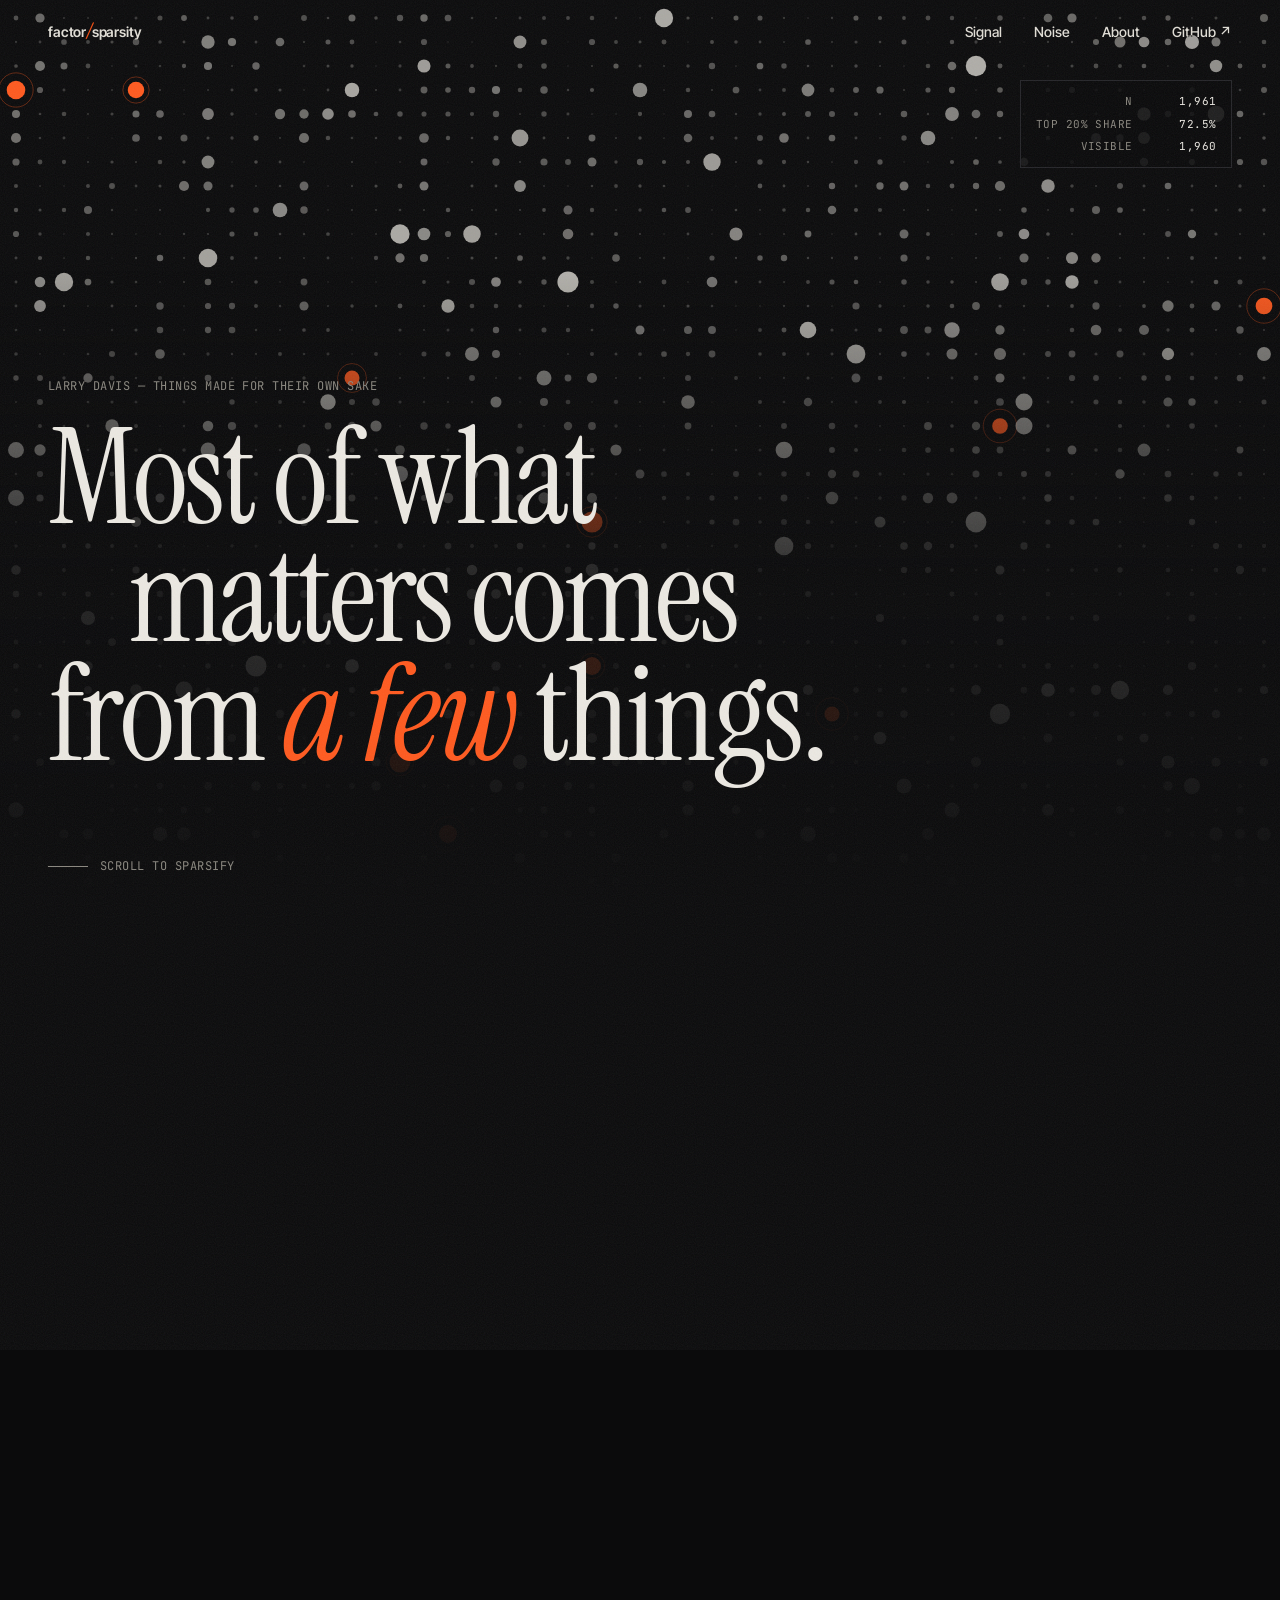
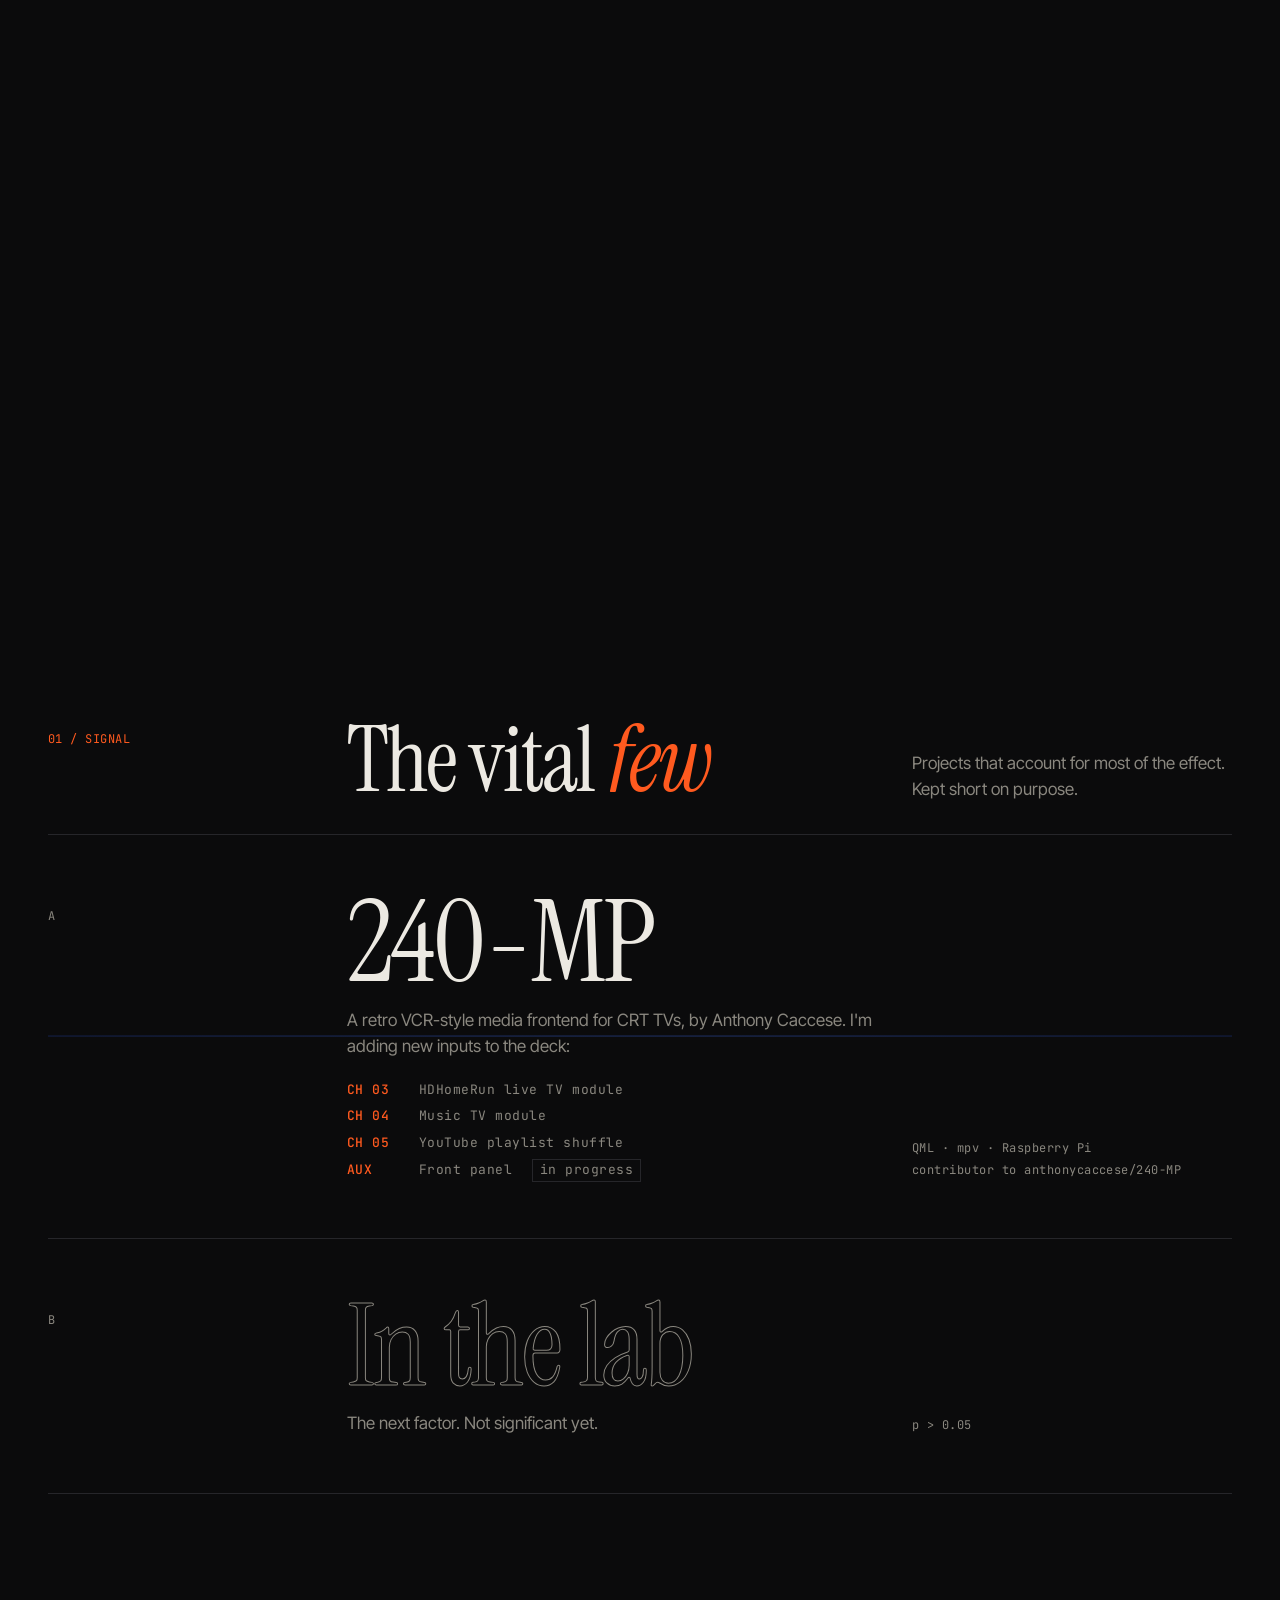
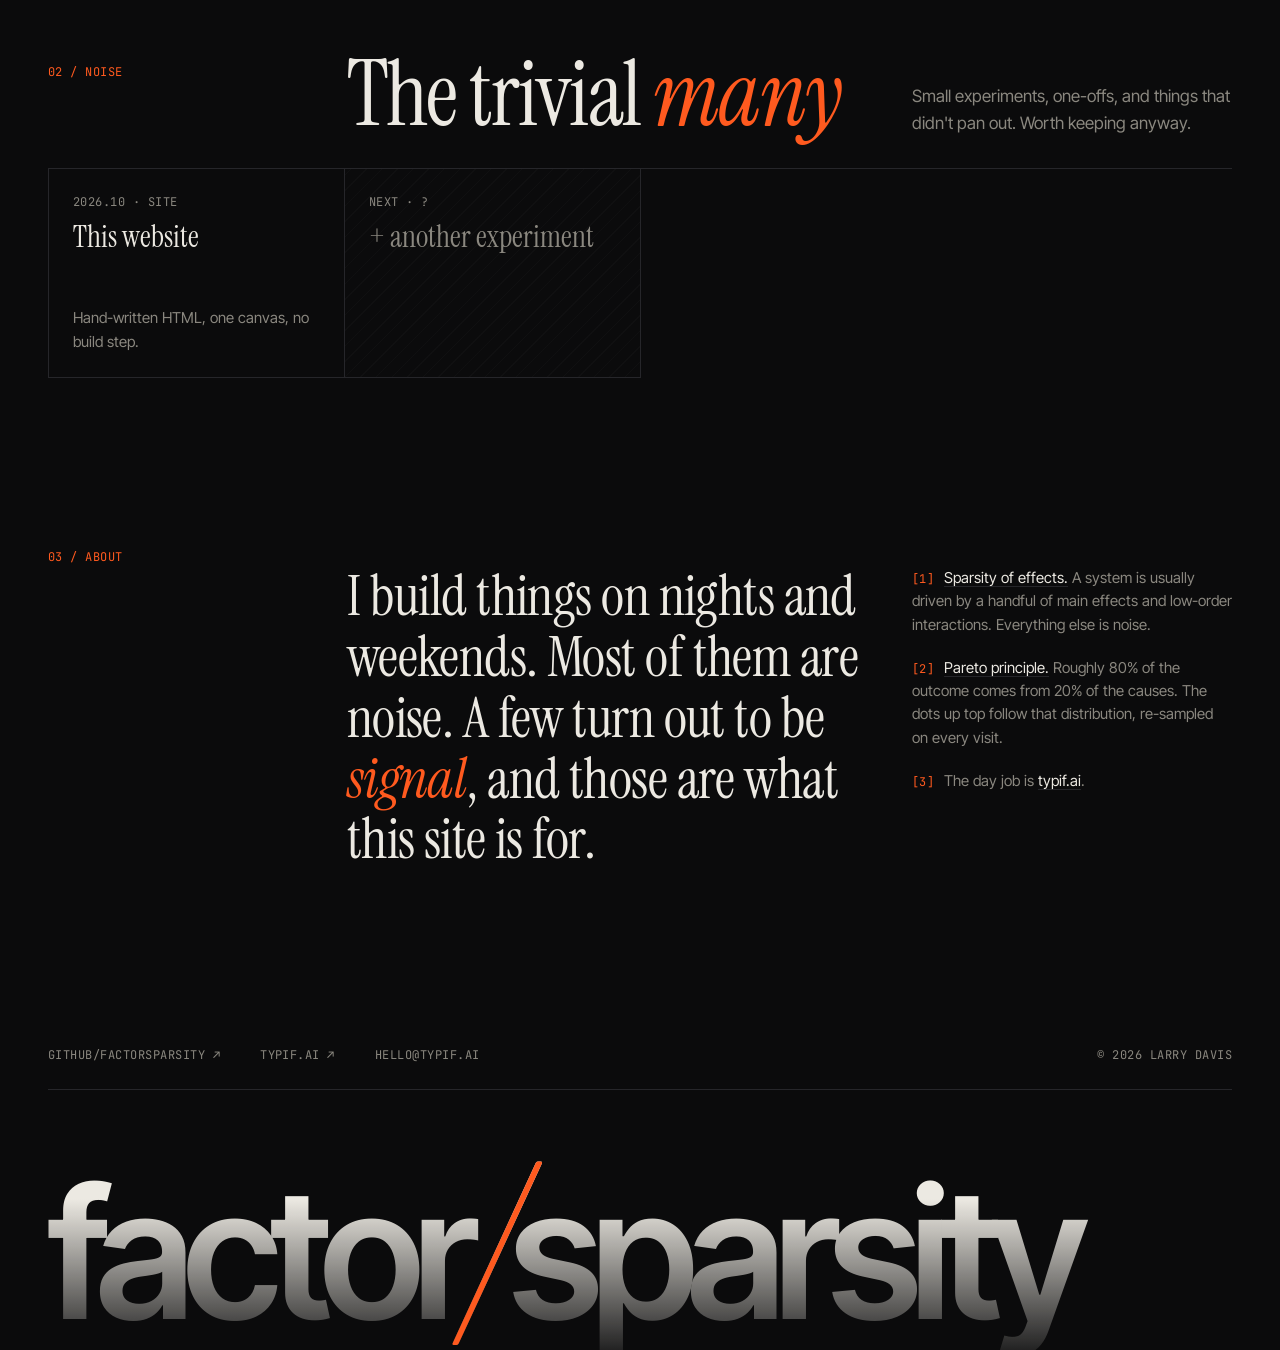
<file: index.html>
<!doctype html>
<html lang="en">
<head>
  <meta charset="utf-8">
  <meta name="viewport" content="width=device-width, initial-scale=1">
  <title>Factor Sparsity</title>
  <meta name="description" content="Personal projects by Larry Davis. Most of what matters comes from a few things.">
  <meta name="color-scheme" content="dark">
  <link rel="icon" href="assets/favicon.svg" type="image/svg+xml">
  <link rel="preconnect" href="https://fonts.googleapis.com">
  <link rel="preconnect" href="https://fonts.gstatic.com" crossorigin>
  <link href="https://fonts.googleapis.com/css2?family=Instrument+Serif:ital@0;1&family=Inter+Tight:wght@400;500;600&family=JetBrains+Mono:wght@400;500&display=swap" rel="stylesheet">
  <link rel="stylesheet" href="assets/style.css">
  <script>document.documentElement.classList.add('js')</script>
  <script src="assets/site.js" defer></script>
</head>
<body>
  <div class="grain" aria-hidden="true"></div>

  <header class="nav">
    <a class="wordmark" href="/">factor<i>/</i>sparsity</a>
    <nav>
      <a href="#signal">Signal</a>
      <a href="#noise">Noise</a>
      <a href="#about">About</a>
      <a href="https://github.com/factorsparsity">GitHub&nbsp;↗</a>
    </nav>
  </header>

  <main>
    <!-- Tall section; the inner stage is sticky so scrolling drives the sparsify effect. -->
    <section class="hero" id="hero">
      <div class="stage">
        <canvas id="field" aria-hidden="true"></canvas>

        <div class="hero-copy">
          <p class="kicker mono">Larry Davis &mdash; things made for their own sake</p>
          <h1>
            <span>Most of what</span>
            <span>matters comes</span>
            <span>from <em>a&nbsp;few</em> things.</span>
          </h1>
        </div>

        <p class="hero-after" aria-hidden="true">
          <em>These are the few.</em>
        </p>

        <dl class="readout mono" aria-hidden="true">
          <div><dt>n</dt><dd id="r-n">&mdash;</dd></div>
          <div><dt>top 20% share</dt><dd id="r-share">&mdash;</dd></div>
          <div><dt>visible</dt><dd id="r-vis">&mdash;</dd></div>
        </dl>

        <p class="cue mono" aria-hidden="true"><span>scroll to sparsify</span></p>
      </div>
    </section>

    <section id="signal" class="block">
      <header class="block-head reveal">
        <span class="mono">01 / Signal</span>
        <h2>The vital <em>few</em></h2>
        <p>Projects that account for most of the effect. Kept short on purpose.</p>
      </header>

      <ol class="works">
        <li class="work crt reveal">
          <a href="https://github.com/factorsparsity/240-MP">
            <span class="idx mono">A</span>
            <span class="title">240-MP</span>
            <span class="desc">
              A retro VCR-style media frontend for CRT TVs, by Anthony Caccese. I'm adding new inputs to the deck:
              <span class="channels mono">
                <span><b>CH 03</b> HDHomeRun live TV module</span>
                <span><b>CH 04</b> Music TV module</span>
                <span><b>CH 05</b> YouTube playlist shuffle</span>
                <span><b>AUX</b> Front panel <i>in progress</i></span>
              </span>
            </span>
            <span class="meta mono">QML · mpv · Raspberry Pi<br>contributor to anthonycaccese/240-MP</span>
            <span class="go" aria-hidden="true"><b>▶ PLAY</b></span>
          </a>
        </li>
        <!-- Add the next featured project here. Copy projects/example.html for a write-up page. -->
        <li class="work pending reveal">
          <div>
            <span class="idx mono">B</span>
            <span class="title">In the lab</span>
            <span class="desc">The next factor. Not significant yet.</span>
            <span class="meta mono">p &gt; 0.05</span>
          </div>
        </li>
      </ol>
    </section>

    <section id="noise" class="block">
      <header class="block-head reveal">
        <span class="mono">02 / Noise</span>
        <h2>The trivial <em>many</em></h2>
        <p>Small experiments, one-offs, and things that didn't pan out. Worth keeping anyway.</p>
      </header>

      <ul class="noise">
        <!-- Newest first. -->
        <li class="reveal">
          <a href="https://github.com/factorsparsity/factorsparsity.github.io">
            <span class="mono">2026.10 · site</span>
            <strong>This website</strong>
            <span>Hand-written HTML, one canvas, no build step.</span>
          </a>
        </li>
        <li class="reveal empty">
          <span class="mono">next · ?</span>
          <strong>+ another experiment</strong>
        </li>
      </ul>
    </section>

    <section id="about" class="block about">
      <header class="block-head reveal">
        <span class="mono">03 / About</span>
      </header>
      <div class="about-grid">
        <p class="statement reveal">
          I build things on nights and weekends. Most of them are noise. A&nbsp;few turn out to
          be <em>signal</em>, and those are what this site is for.
        </p>
        <div class="notes reveal">
          <p>
            <span class="mono">[1]</span>
            <a href="https://en.wikipedia.org/wiki/Sparsity-of-effects_principle">Sparsity of effects.</a>
            A system is usually driven by a handful of main effects and low-order interactions.
            Everything else is noise.
          </p>
          <p>
            <span class="mono">[2]</span>
            <a href="https://en.wikipedia.org/wiki/Pareto_principle">Pareto principle.</a>
            Roughly 80% of the outcome comes from 20% of the causes. The dots up top follow
            that distribution, re-sampled on every visit.
          </p>
          <p>
            <span class="mono">[3]</span>
            The day job is <a href="https://typif.ai">typif.ai</a>.
          </p>
        </div>
      </div>
    </section>
  </main>

  <footer class="foot">
    <div class="foot-links mono">
      <a href="https://github.com/factorsparsity">github/factorsparsity ↗</a>
      <a href="https://typif.ai">typif.ai ↗</a>
      <a href="mailto:hello@typif.ai">hello@typif.ai</a>
      <span>&copy; 2026 Larry Davis</span>
    </div>
    <p class="foot-mark" aria-hidden="true">factor<i>/</i>sparsity</p>
  </footer>
</body>
</html>
</file>
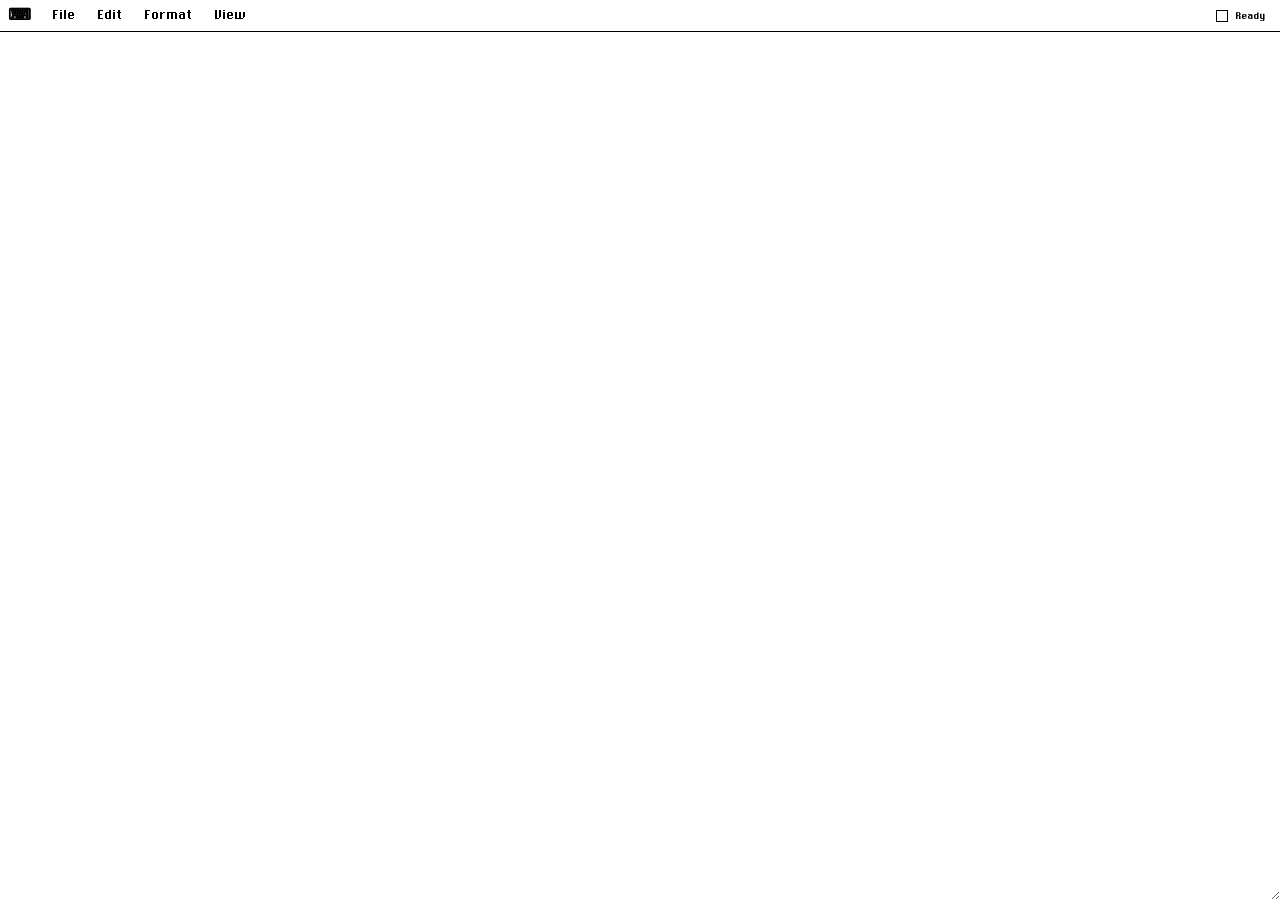
<file: md/index.html>
<!doctype html>
<html lang="en">
<head>
<meta charset="utf-8" />
<meta name="viewport" content="width=device-width,initial-scale=1" />
<title>System-1 Markdown — Editor</title>
<link rel="manifest" href="manifest.json">
<meta name="theme-color" content="#ffffff">
<meta name="apple-mobile-web-app-capable" content="yes">
<meta name="apple-mobile-web-app-status-bar-style" content="default">

<!-- small monochrome emoji as favicon/apple icon; also put real PNGs in manifest for best iOS -->
<link rel="icon" href='data:image/svg+xml;utf8,<svg xmlns="http://www.w3.org/2000/svg" width="192" height="192"><rect width="100%" height="100%" fill="%23ffffff"/><text x="50%" y="55%" font-size="110" font-family="monospace" text-anchor="middle" fill="%23000000">⌨</text></svg>'>
<link rel="apple-touch-icon" href='data:image/svg+xml;utf8,<svg xmlns="http://www.w3.org/2000/svg" width="192" height="192"><rect width="100%" height="100%" fill="%23ffffff"/><text x="50%" y="55%" font-size="110" font-family="monospace" text-anchor="middle" fill="%23000000">⌨</text></svg>'>

<style>
/* Local fonts — place woff2 files beside index.html */
@font-face { font-family: "Chicago Local"; src: url('./chicago.woff2') format('woff2'); font-display: swap; }
@font-face { font-family: "Courier Prime Local"; src: url('./courier-prime.woff2') format('woff2'); font-display: swap; }

:root {
  --bg: #fff;
  --fg: #000;
  --menubar-h: 32px;
  --ui-font: "Chicago Local", "Monaco", monospace;
  --mono-font: "Courier Prime Local", "Courier New", monospace;
  --editor-font-size: 17px;
}

/* base */
html,body{height:100%;margin:0;background:var(--bg);color:var(--fg);font-family:var(--ui-font);-webkit-font-smoothing:none;image-rendering:pixelated;}
body.dark{ --bg:#000; --fg:#fff; background:var(--bg); color:var(--fg); }

/* menubar */
#menubar { height:var(--menubar-h); display:flex; align-items:center; gap:8px; padding:0 8px; background:var(--bg); color:var(--fg); border-bottom:1px solid var(--fg); user-select:none; font-size:16px; box-sizing:border-box; }
#menu-left { display:flex; gap:6px; align-items:center; }
#menu-right { margin-left:auto; display:flex; gap:12px; align-items:center; padding-right:6px; font-size:12px; }

/* top-level menu */
.menu { position:relative; padding:0 8px; height:var(--menubar-h); display:flex; align-items:center; cursor:default; white-space:nowrap; }

/* dropdown (hidden until open) */
.dropdown { position:absolute; top:calc(var(--menubar-h) + 2px); left:0; border:1px solid var(--fg); background:var(--bg); color:var(--fg); display:none; flex-direction:column; z-index:60; min-width:240px; box-sizing:border-box; white-space:nowrap; max-height:calc(100vh - 64px); overflow:auto; }
.menu.open > .dropdown { display:flex; }

/* dropdown items (single-line) */
.dd-item { padding:6px 10px; white-space:nowrap; cursor:default; border-bottom:1px dotted var(--fg); font-family:var(--ui-font); font-size:15px; overflow:hidden; text-overflow:ellipsis; max-width:520px; }
.dd-item:last-child{ border-bottom:none; }

/* inverted (System 1) highlight */
.dd-item.highlight, .dd-item:hover { background:var(--fg); color:var(--bg); }

/* save indicator */
#status { display:flex; gap:8px; align-items:center; color:var(--fg); font-size:12px; }
#save-dot { width:10px; height:10px; border:1px solid var(--fg); display:inline-block; }

/* editor / preview */
#editor, #preview { box-sizing:border-box; width:100%; height:calc(100vh - var(--menubar-h)); margin:0; padding:18px; font-size:var(--editor-font-size); line-height:1.3; background:var(--bg); color:var(--fg); outline:none; border:none; -webkit-appearance:none; overflow:auto; white-space:pre-wrap; word-wrap:break-word; }
#editor { font-family:var(--mono-font); }
#preview { display:none; font-family:var(--ui-font); }

/* helpers */
.visible { display:block !important; }
.placeholder { font-style:italic; color:gray; }

/* crisp */
* { image-rendering:pixelated; -webkit-font-smoothing:none; }
</style>
</head>
<body>

<div id="menubar">
  <div id="menu-left">
    <div style="padding-right:8px; font-weight:bold;">⌨</div>

    <div class="menu" data-menu="File" tabindex="0">File
      <div class="dropdown" data-menu-list="File">
        <div class="dd-item" data-action="file-new">New ⌘/Ctrl+N</div>
        <div class="dd-item" data-action="file-open">Open ⌘/Ctrl+O</div>
        <div class="dd-item" data-action="file-save">Save ⌘/Ctrl+S</div>
        <div class="dd-item" style="border-bottom:none;"></div>
        <div id="file-list-placeholder" class="dd-item placeholder">(No saved files)</div>
      </div>
    </div>

    <div class="menu" data-menu="Edit" tabindex="0">Edit
      <div class="dropdown" data-menu-list="Edit">
        <div class="dd-item" data-action="edit-undo">Undo ⌘/Ctrl+Z</div>
        <div class="dd-item" data-action="edit-redo">Redo ⇧⌘/Ctrl+⇧Z</div>
        <div class="dd-item" data-action="edit-copy">Copy ⌘/Ctrl+C</div>
        <div class="dd-item" data-action="edit-paste">Paste ⌘/Ctrl+V</div>
        <div class="dd-item" data-action="edit-selectAll">Select All ⌘/Ctrl+A</div>
      </div>
    </div>

    <div class="menu" data-menu="Format" tabindex="0">Format
      <div class="dropdown" data-menu-list="Format">
        <div class="dd-item" data-action="fmt-bold">Bold ⌘/Ctrl+B</div>
        <div class="dd-item" data-action="fmt-italic">Italic ⌘/Ctrl+I</div>
        <div class="dd-item" data-action="fmt-inline-code">Inline Code ⌘/Ctrl+`</div>
        <div class="dd-item" data-action="fmt-code-block">Code Block ⇧⌘/Ctrl+⇧`</div>
        <div class="dd-item" data-action="fmt-blockquote">Blockquote ⇧⌘/Ctrl+⇧Q</div>
        <div class="dd-item" data-action="fmt-bullets">Unordered List ⇧⌘/Ctrl+⇧8</div>
        <div class="dd-item" data-action="fmt-olist">Ordered List ⇧⌘/Ctrl+⇧7</div>
        <div class="dd-item" data-action="fmt-h1">H1 ⇧⌘/Ctrl+⇧1</div>
        <div class="dd-item" data-action="fmt-h2">H2 ⇧⌘/Ctrl+⇧2</div>
        <div class="dd-item" data-action="fmt-h3">H3 ⇧⌘/Ctrl+⇧3</div>
        <div class="dd-item" data-action="fmt-link">Link ⌘/Ctrl+K</div>
      </div>
    </div>

    <div class="menu" data-menu="View" tabindex="0">View
      <div class="dropdown" data-menu-list="View">
        <div class="dd-item" data-action="view-togglePreview">Toggle Preview ⇧⌘/Ctrl+⇧P</div>
        <div class="dd-item" data-action="view-toggleDark">Toggle Dark ⇧⌘/Ctrl+⇧D</div>
        <div class="dd-item" data-action="view-toggleFont">Toggle Font ⇧⌘/Ctrl+⇧F</div>
      </div>
    </div>
  </div>

  <div id="menu-right">
    <div id="status">
      <div id="save-dot" title="save status" style="background:transparent"></div>
      <div id="status-text">Ready</div>
    </div>
  </div>
</div>

<textarea id="editor" spellcheck="false" autofocus></textarea>
<div id="preview" role="region" aria-label="Preview area"></div>

<!-- Showdown local file -->
<script src="./showdown.min.js"></script>

<script>
/* Utilities */
const isMac = navigator.platform.toUpperCase().includes('MAC');
function modPressed(e){ return isMac ? e.metaKey : e.ctrlKey; }
function $all(sel, root=document){ return Array.from(root.querySelectorAll(sel)); }
function $(sel, root=document){ return root.querySelector(sel); }

/* DOM */
const editor = $('#editor');
const preview = $('#preview');
const saveDot = $('#save-dot');
const statusText = $('#status-text');

/* Menus: click-to-open */
$all('.menu').forEach(menu => {
  menu.addEventListener('click', evt => {
    evt.stopPropagation();
    const wasOpen = menu.classList.contains('open');
    closeAllMenus();
    if(!wasOpen){
      menu.classList.add('open');
      if(menu.dataset.menu === 'File') refreshFileListInMenu();
    }
  });
  menu.addEventListener('keydown', e => { if(e.key === 'Enter' || e.key === ' ') { e.preventDefault(); menu.click(); } });
});
document.addEventListener('click', () => closeAllMenus());
function closeAllMenus(){ $all('.menu.open').forEach(m => m.classList.remove('open')); }

/* Showdown */
if (typeof showdown === 'undefined') {
  console.error('showdown not found — ensure ./showdown.min.js is present in same folder.');
}
const converter = (typeof showdown !== 'undefined') ? new showdown.Converter({
  simplifiedAutoLink: true,
  literalMidWordUnderscores: true,
  excludeTrailingPunctuationFromURLs: true,
  strikethrough: true,
  tables: true,
  ghCodeBlocks: true
}) : null;

/* IndexedDB wrapper */
const DB_NAME = 'system1-md';
const STORE = 'files';
let dbPromise = null;
function openDB(){
  if(dbPromise) return dbPromise;
  dbPromise = new Promise((resolve,reject) => {
    const r = indexedDB.open(DB_NAME, 1);
    r.onupgradeneeded = e => {
      const db = e.target.result;
      if(!db.objectStoreNames.contains(STORE)) db.createObjectStore(STORE, { keyPath: 'name' });
    };
    r.onsuccess = () => resolve(r.result);
    r.onerror = () => reject(r.error);
  });
  return dbPromise;
}
async function saveToDB(name, content){
  const db = await openDB();
  return new Promise((res, rej) => {
    const tx = db.transaction(STORE, 'readwrite');
    tx.objectStore(STORE).put({ name, content, updated: Date.now() });
    tx.oncomplete = () => res();
    tx.onerror = () => rej(tx.error);
  });
}
async function readFromDB(name){
  const db = await openDB();
  return new Promise((res, rej) => {
    const tx = db.transaction(STORE,'readonly');
    const req = tx.objectStore(STORE).get(name);
    req.onsuccess = () => res(req.result ? req.result.content : null);
    req.onerror = () => rej(req.error);
  });
}
async function listFromDB(){
  const db = await openDB();
  return new Promise((res, rej) => {
    const tx = db.transaction(STORE,'readonly');
    const out = [];
    const req = tx.objectStore(STORE).openCursor();
    req.onsuccess = e => {
      const cur = e.target.result;
      if(!cur){ res(out); return; }
      out.push({ name: cur.value.name, updated: cur.value.updated });
      cur.continue();
    };
    req.onerror = () => rej(req.error);
  });
}

/* State */
let currentFile = null;
let autosaveTimer = null;
const AUTOSAVE_DELAY = 700;
let unsaved = false;

/* Save indicator */
function setSaveState(state){
  switch(state){
    case 'saving': saveDot.style.background = 'transparent'; saveDot.style.borderColor = getComputedStyle(document.body).color; statusText.textContent = 'Saving...'; break;
    case 'saved': saveDot.style.background = getComputedStyle(document.body).color; statusText.textContent = 'Saved'; break;
    case 'unsaved': saveDot.style.background = 'transparent'; statusText.textContent = 'Unsaved'; break;
    case 'error': saveDot.style.background = 'transparent'; statusText.textContent = 'Save error'; break;
    default: saveDot.style.background = 'transparent'; statusText.textContent = 'Ready'; break;
  }
}

/* Autosave */
function scheduleAutosave(){
  setSaveState('saving');
  clearTimeout(autosaveTimer);
  autosaveTimer = setTimeout(async () => {
    try {
      if(!currentFile) currentFile = await generateUntitled();
      await saveToDB(currentFile, editor.value);
      localStorage.setItem('lastFile', currentFile);
      unsaved = false;
      setSaveState('saved');
      refreshFileListInMenu();
    } catch(err){
      console.error('save err', err);
      setSaveState('error');
    }
  }, AUTOSAVE_DELAY);
}
async function generateUntitled(){
  const files = await listFromDB();
  let i=1;
  while(true){
    const name = `Untitled ${i}.md`;
    if(!files.some(f=>f.name===name)) return name;
    i++;
  }
}

/* Undo/Redo */
const undoStack = [];
const redoStack = [];
let lastSnapshot = editor.value;
function recordHistory(){ const cur = editor.value; if(cur === lastSnapshot) return; undoStack.push(lastSnapshot); if(undoStack.length>200) undoStack.shift(); lastSnapshot = cur; redoStack.length = 0; }
function doUndo(){ if(!undoStack.length) return; redoStack.push(editor.value); editor.value = undoStack.pop(); editor.dispatchEvent(new Event('input')); }
function doRedo(){ if(!redoStack.length) return; undoStack.push(editor.value); editor.value = redoStack.pop(); editor.dispatchEvent(new Event('input')); }

/* Formatting helpers (Gruber-style) */
function wrapSelection(open, close=null){ if(close===null) close=open; const s=editor.selectionStart, e=editor.selectionEnd; const sel = editor.value.slice(s,e); editor.setRangeText(open+sel+close, s, e, 'end'); editor.focus(); editor.dispatchEvent(new Event('input')); }
function prefixLines(prefix){ const s=editor.selectionStart, e=editor.selectionEnd; const before=editor.value.slice(0,s); const sel=editor.value.slice(s,e); const after=editor.value.slice(e); const out = sel.split('\n').map(l => l.length ? prefix + l : l).join('\n'); editor.value = before + out + after; editor.setSelectionRange(before.length, before.length + out.length); editor.dispatchEvent(new Event('input')); }
function insertLinkPrompt(){ const s=editor.selectionStart, e=editor.selectionEnd; const sel=editor.value.slice(s,e) || 'link-text'; const url = prompt('URL (include https://)', 'https://'); if(!url) return; editor.setRangeText(`[${sel}](${url})`, s, e, 'end'); editor.dispatchEvent(new Event('input')); }
function insertInlineCode(){ wrapSelection('`','`'); }
function insertCodeBlock(){ const s=editor.selectionStart, e=editor.selectionEnd; const sel=editor.value.slice(s,e) || ''; const block = '```\n' + sel + '\n```\n'; editor.setRangeText(block, s, e, 'end'); editor.dispatchEvent(new Event('input')); }
function insertBlockquote(){ prefixLines('> '); }
function insertUList(){ prefixLines('- '); }
function insertOList(){ const s=editor.selectionStart, e=editor.selectionEnd; const before=editor.value.slice(0,s); const sel=editor.value.slice(s,e); const after=editor.value.slice(e); let i=1; const out = sel.split('\n').map(l => l.length ? (i++) + '. ' + l : l).join('\n'); editor.value = before + out + after; editor.setSelectionRange(before.length, before.length + out.length); editor.dispatchEvent(new Event('input')); }

/* Preview toggle: mutual exclusive */
function togglePreview(){
  if(!converter){ alert('Markdown engine not loaded (showdown).'); return; }
  const isPreview = preview.classList.contains('visible');
  if(isPreview){
    preview.classList.remove('visible');
    preview.style.display = 'none';
    editor.style.display = 'block';
    statusText.textContent = 'Edit';
    editor.focus();
  } else {
    // Render markdown into preview
    try {
      preview.innerHTML = converter.makeHtml(editor.value);
    } catch(e){
      preview.innerHTML = '<pre>' + escapeHtml(editor.value) + '</pre>';
    }
    editor.style.display = 'none';
    preview.style.display = 'block';
    preview.classList.add('visible');
    editor.classList.remove('visible');
    statusText.textContent = 'Preview';
  }
}
function escapeHtml(s){ return s.replace(/&/g,'&amp;').replace(/</g,'&lt;').replace(/>/g,'&gt;'); }

/* Theme & font */
function applyThemeFromStorage(){ if(localStorage.getItem('sys1-dark') === '1') document.body.classList.add('dark'); else document.body.classList.remove('dark'); }
function toggleDark(){ document.body.classList.toggle('dark'); localStorage.setItem('sys1-dark', document.body.classList.contains('dark') ? '1':'0'); }
let fontState = localStorage.getItem('sys1-font') || 'chicago';
function applyFontFromStorage(){ editor.style.fontFamily = (fontState === 'courier') ? 'var(--mono-font)' : 'var(--ui-font)'; }
function toggleFont(){ fontState = (fontState === 'chicago') ? 'courier' : 'chicago'; localStorage.setItem('sys1-font', fontState); applyFontFromStorage(); }

/* ACTIONS map */
const ACTIONS = {
  'file-new': async ()=>{ const name = prompt('New filename (include .md):','Untitled.md'); if(!name) return; currentFile = name; editor.value=''; recordHistory(); scheduleAutosave(); },
  'file-open': async ()=>{ const fileMenu = document.querySelector('.menu[data-menu="File"]'); closeAllMenus(); fileMenu.classList.add('open'); await refreshFileListInMenu(); },
  'file-save': async ()=>{ if(!currentFile) currentFile = await generateUntitled(); setSaveState('saving'); try{ await saveToDB(currentFile, editor.value); localStorage.setItem('lastFile', currentFile); setSaveState('saved'); refreshFileListInMenu(); }catch(e){ setSaveState('error'); } },
  'edit-undo': ()=> doUndo(),
  'edit-redo': ()=> doRedo(),
  'edit-copy': async ()=>{ try{ await navigator.clipboard.writeText(getSelectionText()); }catch(e){ fallbackCopy(getSelectionText()); } },
  'edit-paste': async ()=>{ try{ const t = await navigator.clipboard.readText(); insertTextAtCursor(t); }catch(e){} },
  'edit-selectAll': ()=> editor.select(),
  'fmt-bold': ()=> wrapSelection('**','**'),
  'fmt-italic': ()=> wrapSelection('*','*'),
  'fmt-inline-code': ()=> insertInlineCode(),
  'fmt-code-block': ()=> insertCodeBlock(),
  'fmt-blockquote': ()=> insertBlockquote(),
  'fmt-bullets': ()=> insertUList(),
  'fmt-olist': ()=> insertOList(),
  'fmt-h1': ()=> prefixLines('# '),
  'fmt-h2': ()=> prefixLines('## '),
  'fmt-h3': ()=> prefixLines('### '),
  'fmt-link': ()=> insertLinkPrompt(),
  'view-togglePreview': ()=> togglePreview(),
  'view-toggleDark': ()=> toggleDark(),
  'view-toggleFont': ()=> toggleFont()
};

/* wire menu clicks for static dd-items */
$all('.dd-item[data-action]').forEach(item => {
  item.addEventListener('click', evt => {
    evt.stopPropagation();
    const a = item.getAttribute('data-action');
    if(a && ACTIONS[a]) ACTIONS[a]();
    closeAllMenus();
  });
});

/* dynamic file list */
async function refreshFileListInMenu(){
  const placeholder = $('#file-list-placeholder');
  const parent = placeholder.parentElement;
  parent.querySelectorAll('.dynamic-file').forEach(n => n.remove());
  try {
    const files = await listFromDB();
    if(files.length === 0) {
      placeholder.style.display = 'block';
    } else {
      placeholder.style.display = 'none';
      files.sort((a,b)=> (b.updated||0) - (a.updated||0));
      files.forEach(f => {
        const div = document.createElement('div');
        div.className = 'dd-item dynamic-file';
        div.textContent = f.name;
        div.title = f.name;
        div.addEventListener('click', async ev => {
          ev.stopPropagation();
          currentFile = f.name;
          const content = await readFromDB(f.name);
          editor.value = content || '';
          lastSnapshot = editor.value;
          editor.dispatchEvent(new Event('input'));
          closeAllMenus();
          setSaveState('saved');
          localStorage.setItem('lastFile', currentFile);
        });
        parent.appendChild(div);
      });
    }
  } catch(err){ console.error('refresh files', err); }
}

/* editor helpers */
function getSelectionText(){ return editor.value.substring(editor.selectionStart, editor.selectionEnd); }
function insertTextAtCursor(text){ const s=editor.selectionStart, e=editor.selectionEnd; editor.setRangeText(text, s, e, 'end'); editor.dispatchEvent(new Event('input')); }

/* keyboard shortcuts */
document.addEventListener('keydown', e => {
  const mod = e.metaKey || e.ctrlKey;
  const shift = e.shiftKey;
  const key = e.key.toLowerCase();

  if(!mod && !e.altKey) return;

  // file
  if(mod && !shift && key === 'n'){ e.preventDefault(); ACTIONS['file-new'](); return; }
  if(mod && !shift && key === 'o'){ e.preventDefault(); ACTIONS['file-open'](); return; }
  if(mod && !shift && key === 's'){ e.preventDefault(); ACTIONS['file-save'](); return; }

  // undo/redo
  if(mod && !shift && key === 'z'){ e.preventDefault(); ACTIONS['edit-undo'](); return; }
  if(mod && shift && key === 'z'){ e.preventDefault(); ACTIONS['edit-redo'](); return; }

  // format
  if(mod && !shift && key === 'b'){ e.preventDefault(); ACTIONS['fmt-bold'](); return; }
  if(mod && !shift && key === 'i'){ e.preventDefault(); ACTIONS['fmt-italic'](); return; }
  if(mod && !shift && e.key === '`'){ e.preventDefault(); ACTIONS['fmt-inline-code'](); return; }
  if(mod && shift && e.key === '`'){ e.preventDefault(); ACTIONS['fmt-code-block'](); return; }
  if(mod && !shift && key === 'k'){ e.preventDefault(); ACTIONS['fmt-link'](); return; }
  if(mod && shift && key === 'q'){ e.preventDefault(); ACTIONS['fmt-blockquote'](); return; }
  if(mod && shift && key === '8'){ e.preventDefault(); ACTIONS['fmt-bullets'](); return; }
  if(mod && shift && key === '7'){ e.preventDefault(); ACTIONS['fmt-olist'](); return; }
  if(mod && shift && key === '1'){ e.preventDefault(); ACTIONS['fmt-h1'](); return; }
  if(mod && shift && key === '2'){ e.preventDefault(); ACTIONS['fmt-h2'](); return; }
  if(mod && shift && key === '3'){ e.preventDefault(); ACTIONS['fmt-h3'](); return; }

  // view toggles
  if(mod && shift && key === 'p'){ e.preventDefault(); ACTIONS['view-togglePreview'](); return; }
  if(mod && shift && key === 'd'){ e.preventDefault(); ACTIONS['view-toggleDark'](); return; }
  if(mod && shift && key === 'f'){ e.preventDefault(); ACTIONS['view-toggleFont'](); return; }
});

/* input -> autosave + history */
editor.addEventListener('input', () => {
  unsaved = true;
  setSaveState('unsaved');
  recordHistory();
  scheduleAutosave();
});

/* startup */
(async function startup(){
  try {
    if(localStorage.getItem('sys1-dark') === '1') document.body.classList.add('dark');
    fontState = localStorage.getItem('sys1-font') || 'chicago';
    applyFontFromStorage();

    const last = localStorage.getItem('lastFile');
    if(last){
      currentFile = last;
      const content = await readFromDB(last);
      if(content !== null){
        editor.value = content;
        lastSnapshot = editor.value;
        setSaveState('saved');
      }
    } else {
      setSaveState('ready');
    }
    refreshFileListInMenu();
  } catch(err) { console.error('startup err', err); setSaveState('error'); }
})();

/* fallbacks & small helpers */
function fallbackCopy(text){ const ta=document.createElement('textarea'); ta.value=text; document.body.appendChild(ta); ta.select(); try{ document.execCommand('copy'); }catch(_){} ta.remove(); }
document.addEventListener('keydown', e => { if(e.key === 'Escape') closeAllMenus(); });

/* register service worker */
if('serviceWorker' in navigator) navigator.serviceWorker.register('sw.js').catch(()=>{/*ignore*/});
</script>
</body>
</html>
</file>
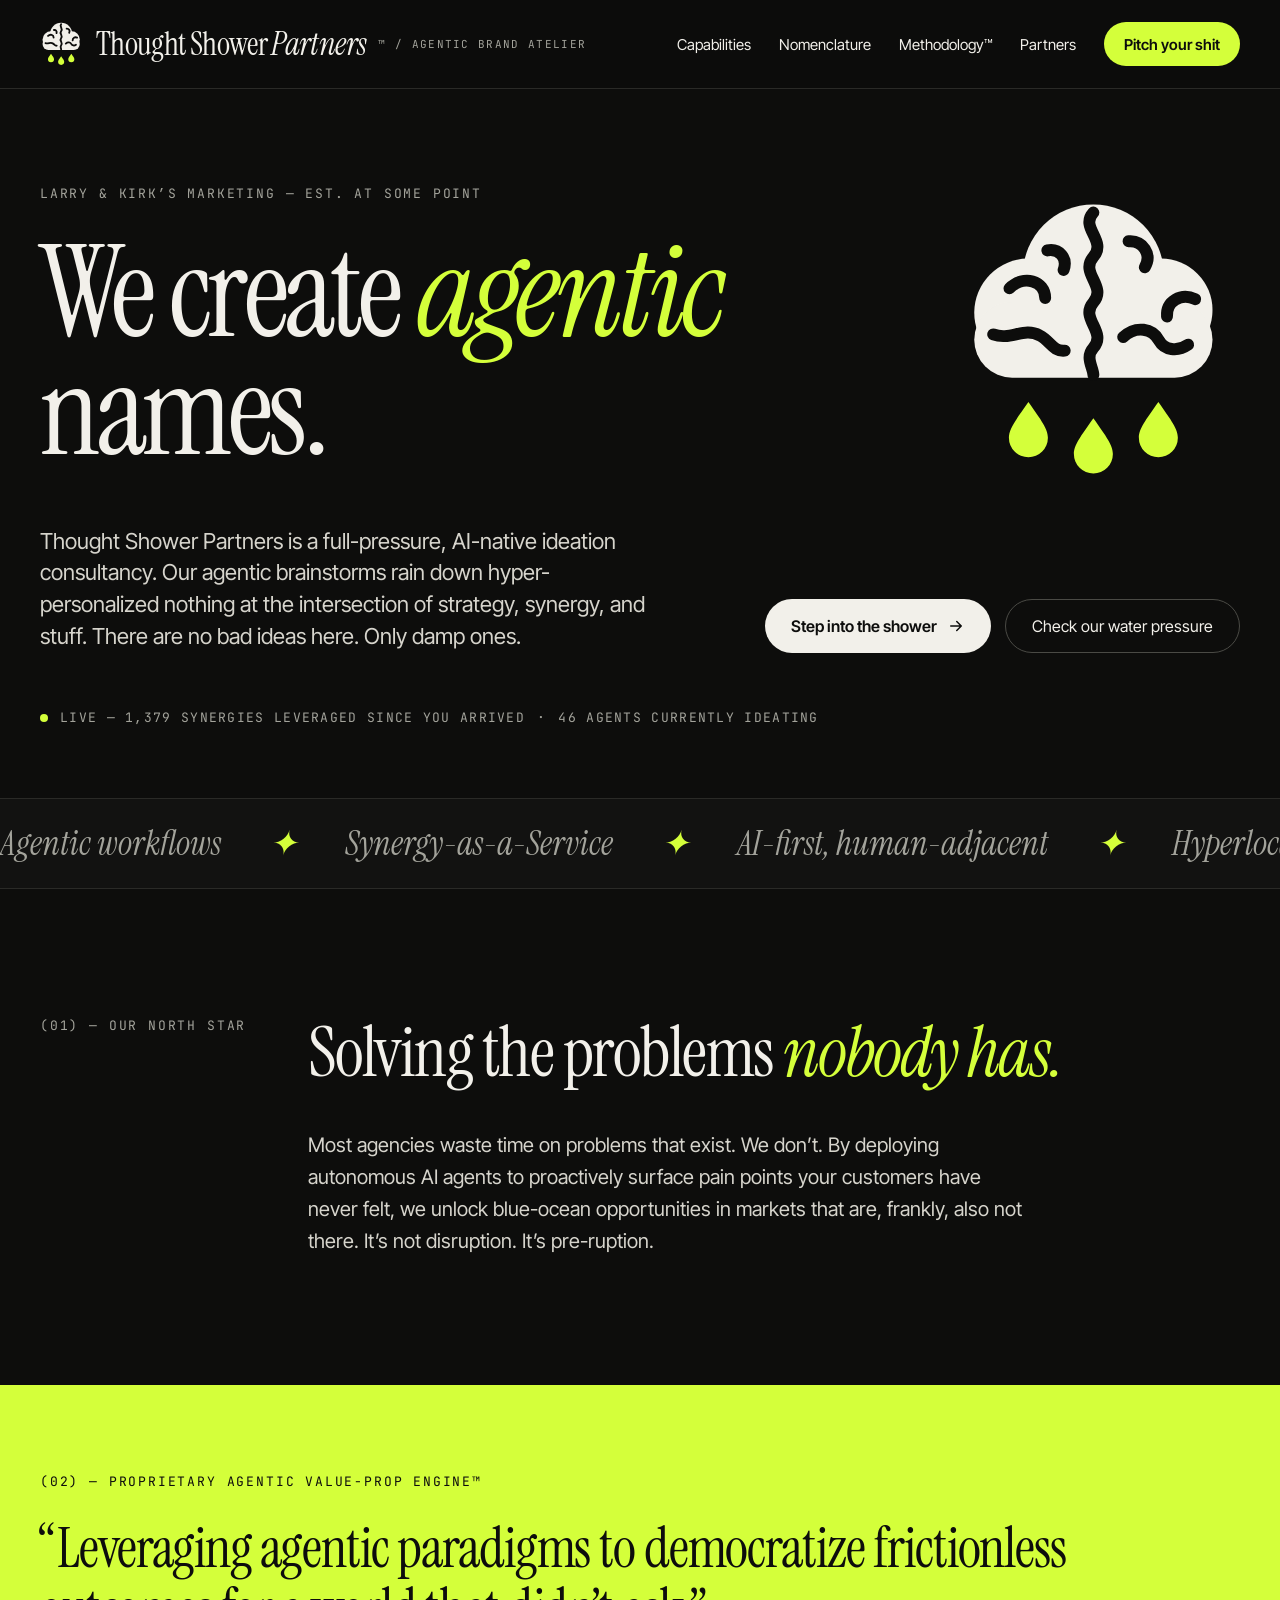
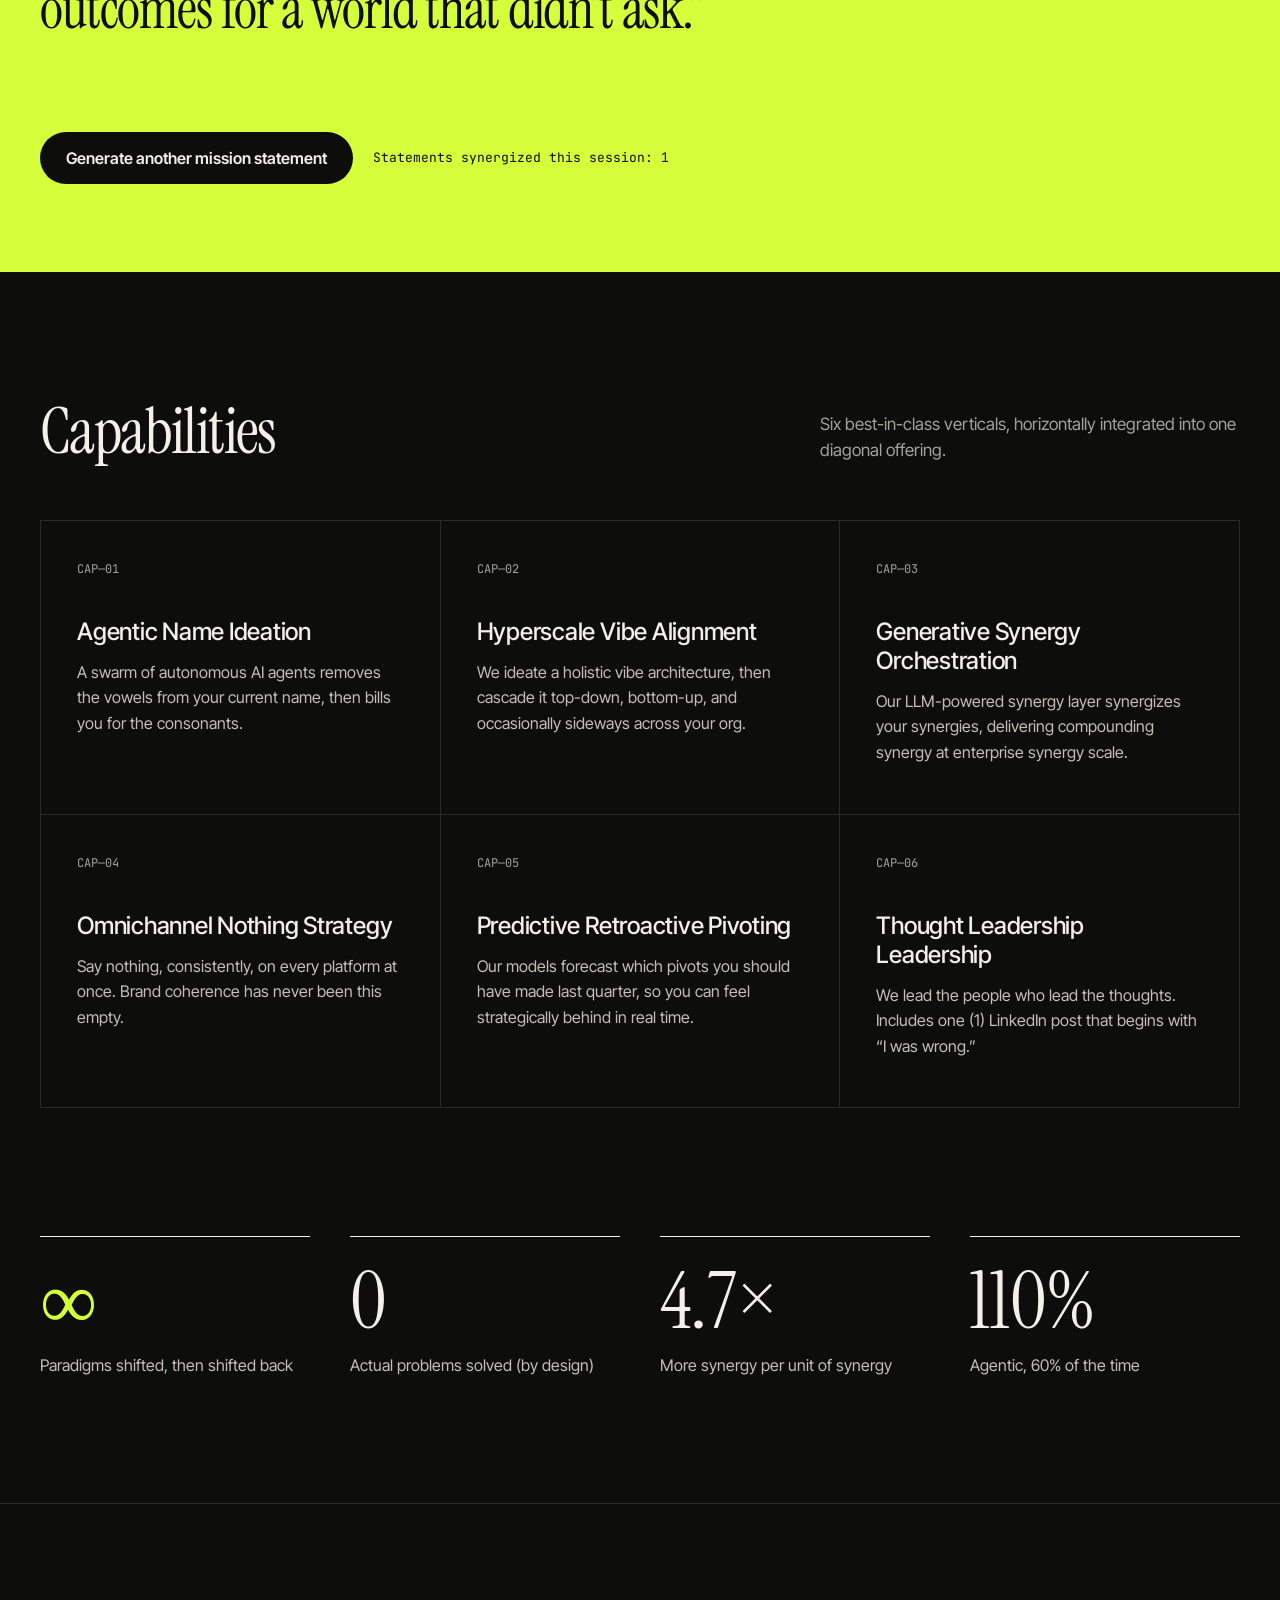
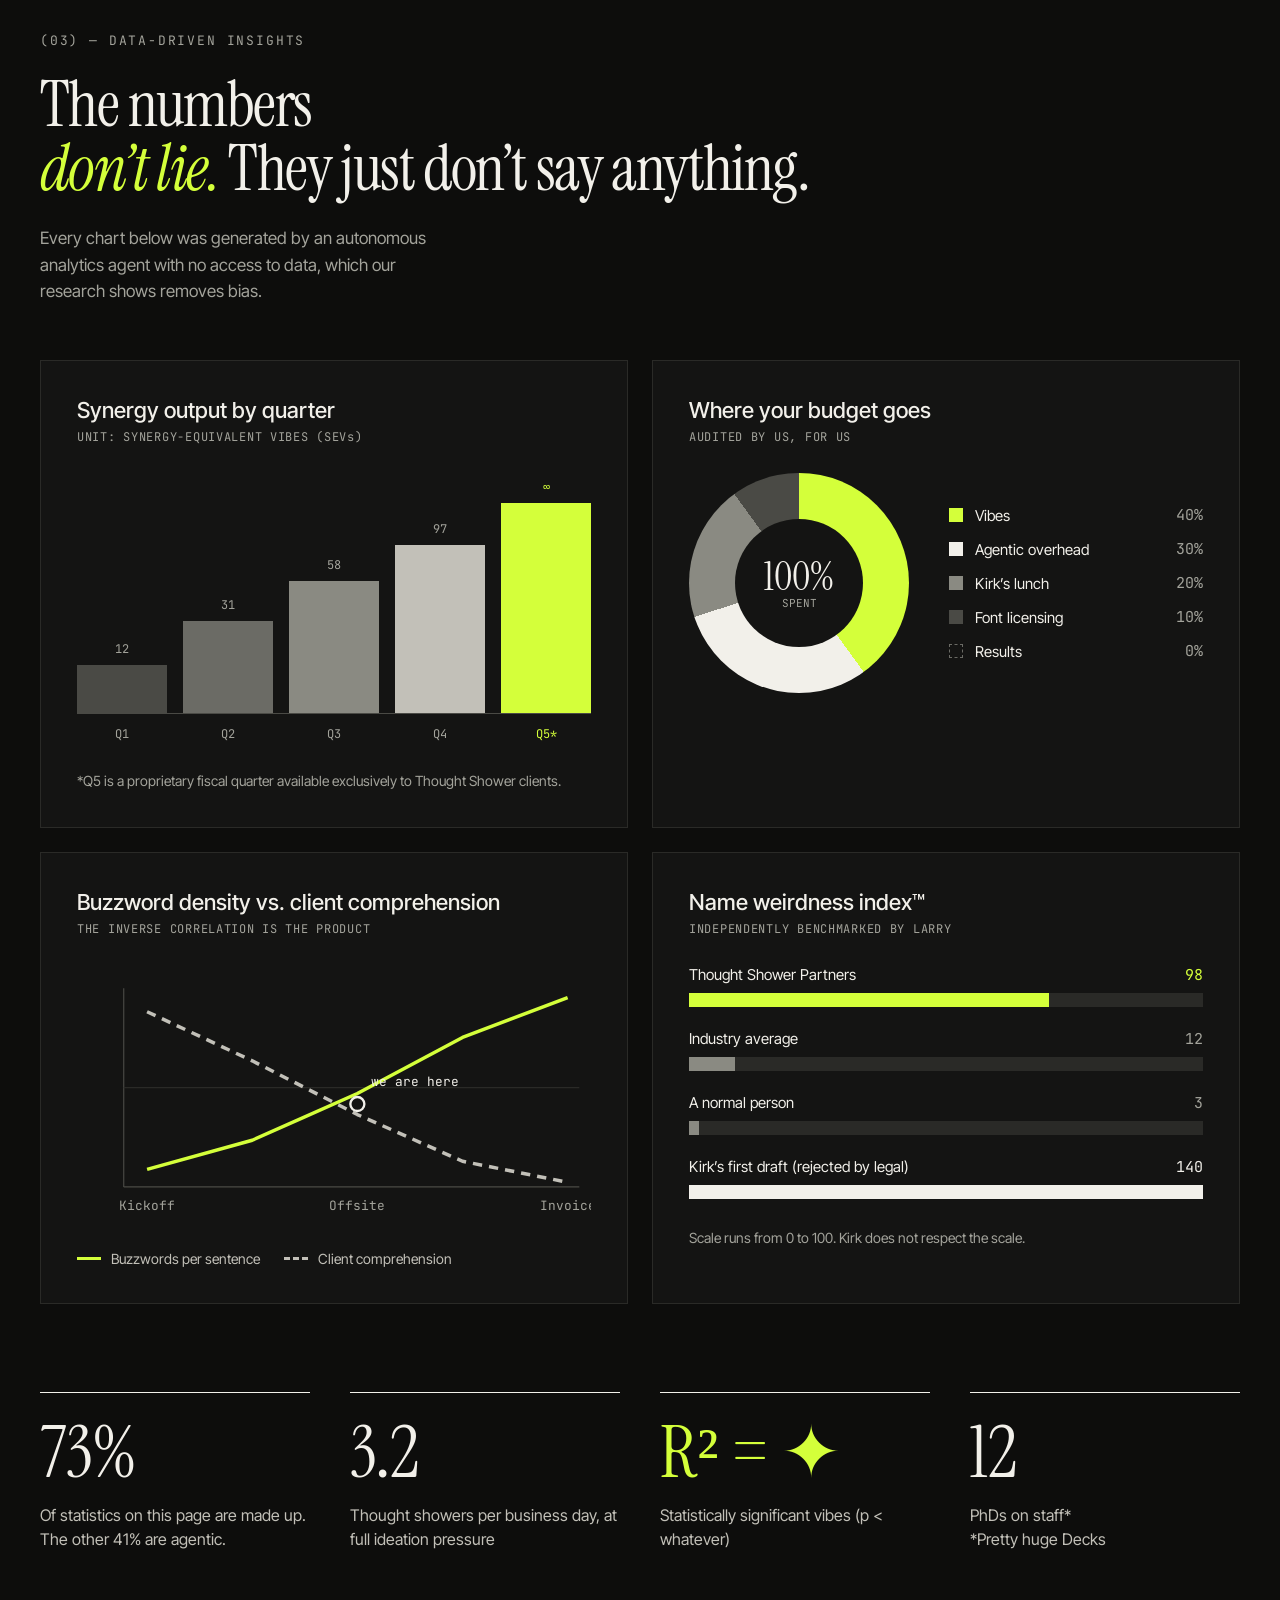
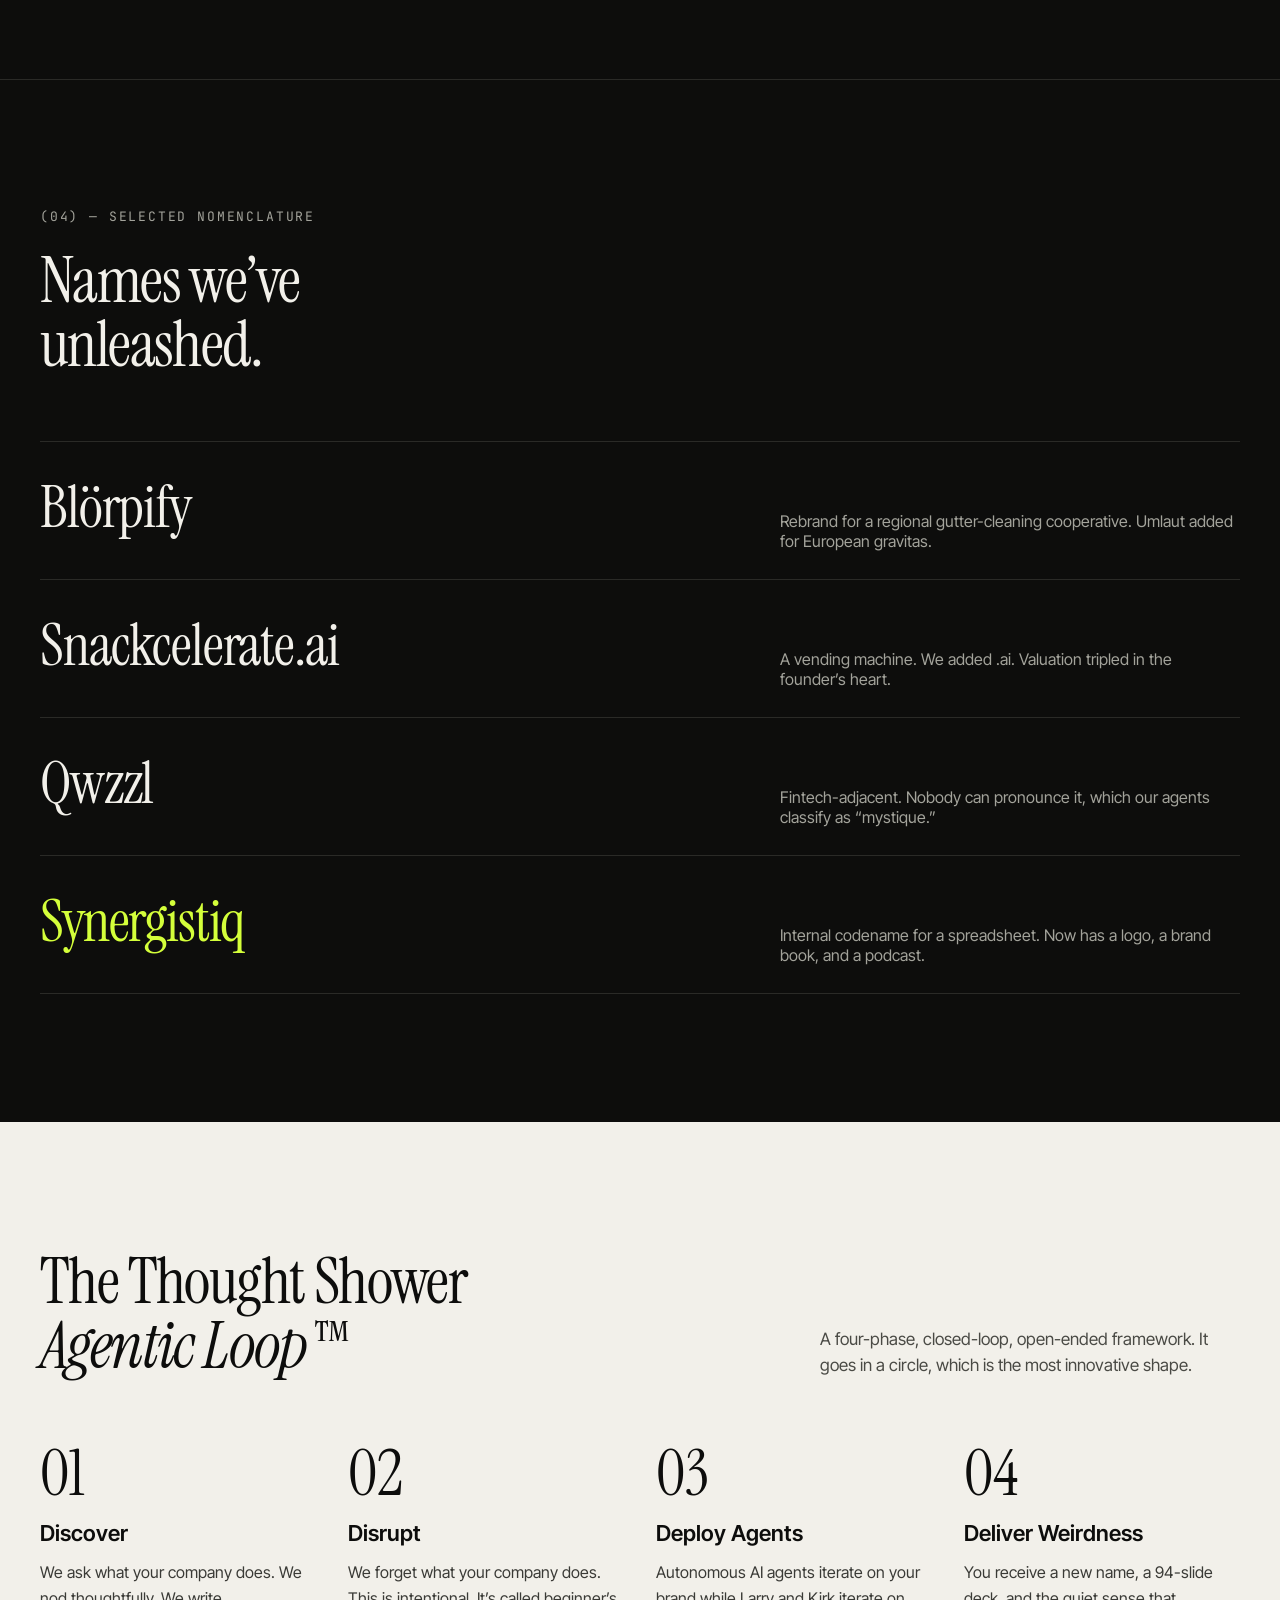
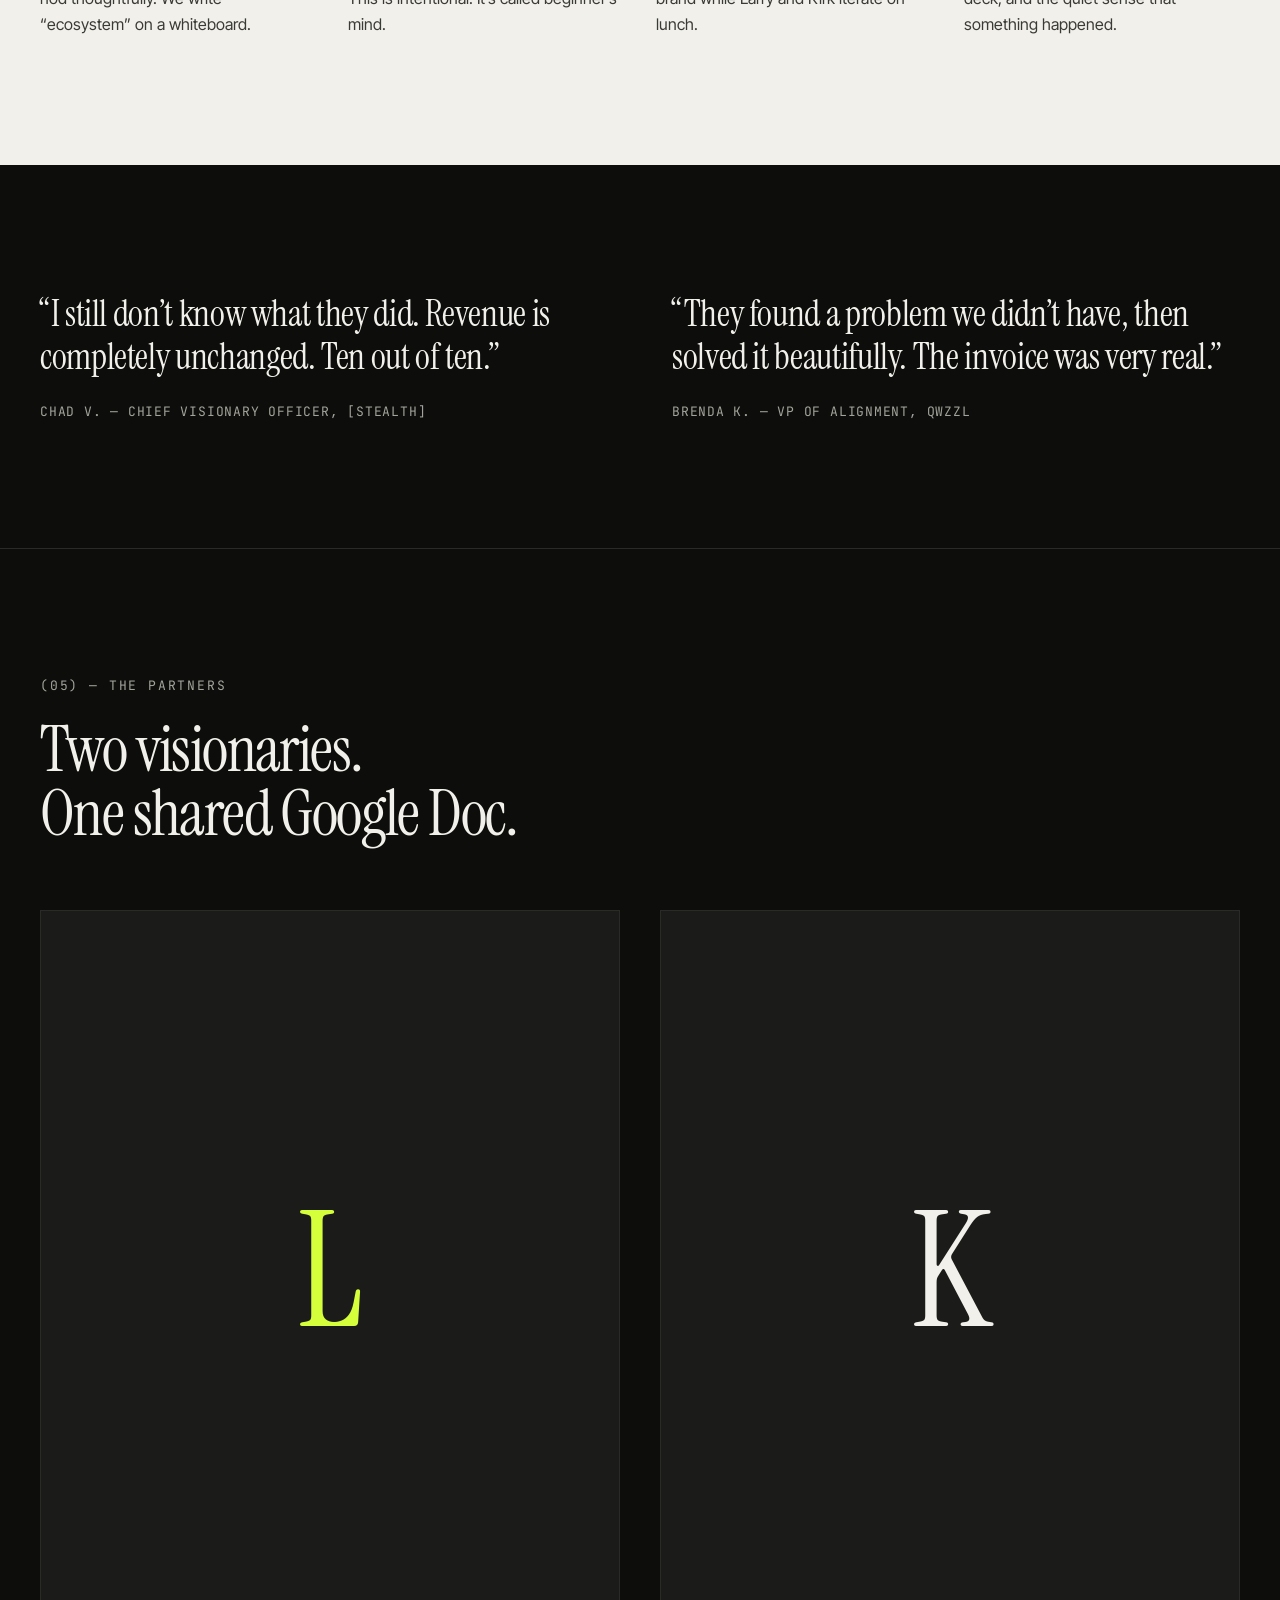
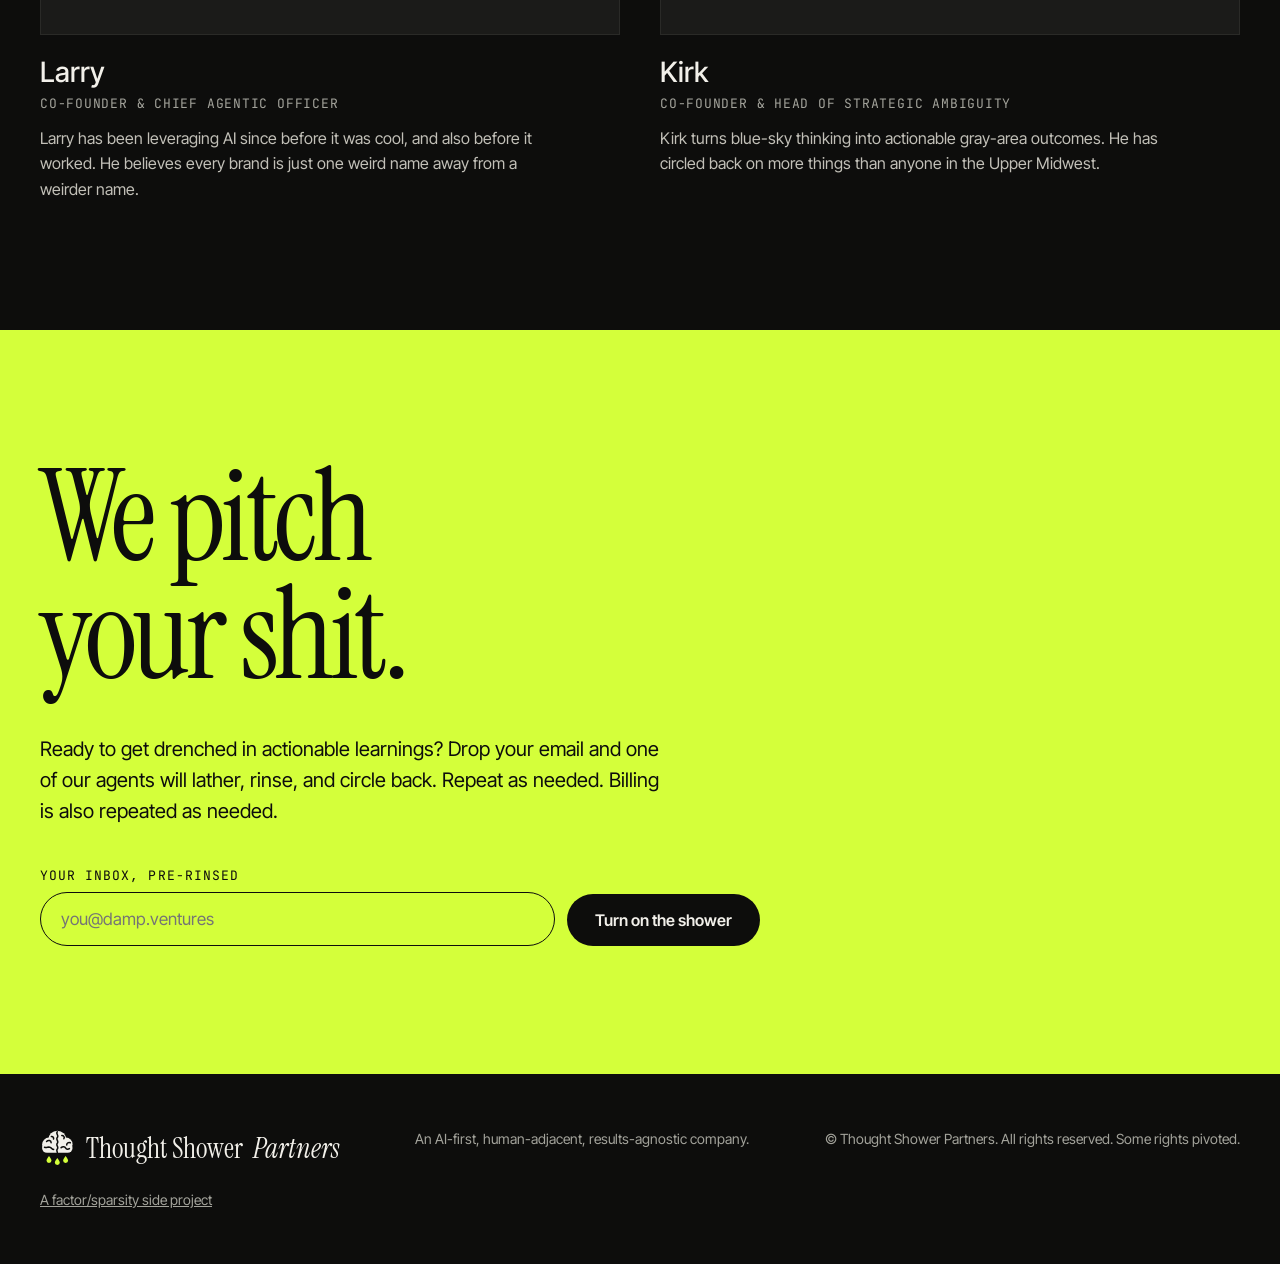
<file: thoughtshower/index.html>
<!doctype html>
<html lang="en">
<head>
<meta charset="utf-8">
<meta name="viewport" content="width=device-width, initial-scale=1">
<title>Thought Shower Partners — Larry &amp; Kirk’s Marketing</title>
<meta name="description" content="Thought Shower Partners: an AI-native, fully agentic marketing consultancy. We create weird names. Solving the problems nobody has.">
<meta name="color-scheme" content="dark">
<link rel="icon" href="/thoughtshower/favicon.svg" type="image/svg+xml">
<link rel="apple-touch-icon" href="/thoughtshower/apple-touch-icon.png">
<meta name="theme-color" content="#0D0D0C">
<meta property="og:type" content="website">
<meta property="og:site_name" content="Thought Shower Partners">
<meta property="og:title" content="Thought Shower Partners — Larry &amp; Kirk’s Marketing">
<meta property="og:description" content="We create weird names. Agentic, AI-native, solving the problems nobody has.">
<meta property="og:url" content="https://factorsparsity.github.io/thoughtshower/">
<meta property="og:image" content="https://factorsparsity.github.io/thoughtshower/og.png">
<meta property="og:image:width" content="1200">
<meta property="og:image:height" content="630">
<meta property="og:image:alt" content="Thought Shower Partners logo, a brain-shaped rain cloud dripping green drops, beside the line We create weird names.">
<meta name="twitter:card" content="summary_large_image">
<meta name="twitter:title" content="Thought Shower Partners">
<meta name="twitter:description" content="We create weird names. Agentic, AI-native, solving the problems nobody has.">
<meta name="twitter:image" content="https://factorsparsity.github.io/thoughtshower/og.png">
<link rel="preconnect" href="https://fonts.googleapis.com">
<link href="https://fonts.googleapis.com/css2?family=Instrument+Serif:ital@0;1&amp;family=Inter+Tight:wght@400;500;600&amp;family=JetBrains+Mono:wght@400;500&amp;display=swap" rel="stylesheet">
<style>
body{margin:0;background:#0D0D0C}
a{color:#F2F0EA}a:hover{color:#D4FF3A}
@keyframes lk-fall{0%{transform:translateY(-4px);opacity:0}15%{opacity:1}70%{opacity:1}100%{transform:translateY(9px);opacity:0}}
.lk-drop{animation:lk-fall 1.8s cubic-bezier(.5,0,.8,.6) infinite;transform-box:fill-box}
.lk-heromark{position:absolute;right:40px;top:110px;width:clamp(200px,22vw,300px);aspect-ratio:52/60;pointer-events:none}
@media (max-width: 960px){.lk-heromark{display:none}}
@media (max-width: 760px){.lk-tag,.lk-navlink{display:none}}
@media (prefers-reduced-motion: reduce){.lk-drop{animation:none}}
@keyframes lk-marquee{from{transform:translateX(0)}to{transform:translateX(-50%)}}
.lk-track{animation:lk-marquee 40s linear infinite}
@keyframes lk-pulse{0%,100%{opacity:1;transform:scale(1)}50%{opacity:.35;transform:scale(.7)}}
.lk-dot{animation:lk-pulse 1.6s ease-in-out infinite}
@keyframes lk-rise{from{opacity:0;transform:translateY(24px)}to{opacity:1;transform:none}}
.lk-rise{animation:lk-rise .9s cubic-bezier(.2,.8,.2,1) both}
.lk-word{transition:opacity .5s ease,transform .5s cubic-bezier(.2,.8,.2,1)}
#capabilities article{transition:background-color .3s ease}
#capabilities article:hover{background-color:#1B1B19}
.lk-rows > div{transition:padding-left .35s cubic-bezier(.2,.8,.2,1)}
.lk-rows > div:hover{padding-left:16px}
.lk-rows > div > span:first-child{transition:color .3s ease}
.lk-rows > div:hover > span:first-child{color:#D4FF3A}
a[style*="999px"],button{transition:transform .2s ease}
a[style*="999px"]:hover,button:hover{transform:translateY(-2px)}
.lk-charts .lk-bar{transform:scaleY(0);transform-origin:bottom;transition:transform 1.1s cubic-bezier(.2,.8,.2,1)}
.lk-charts .lk-hbar{transform:scaleX(0);transform-origin:left;transition:transform 1.1s cubic-bezier(.2,.8,.2,1)}
.lk-charts .lk-donut{transform:rotate(-120deg) scale(.6);opacity:0;transition:transform 1.3s cubic-bezier(.2,.8,.2,1),opacity .8s ease}
.lk-charts .lk-draw{stroke-dasharray:1;stroke-dashoffset:1;transition:stroke-dashoffset 1.8s ease .2s}
.lk-charts .lk-fade{opacity:0;transition:opacity 1s ease .9s}
.lk-in .lk-bar{transform:scaleY(1)}
.lk-in .lk-hbar{transform:scaleX(1)}
.lk-in .lk-donut{transform:none;opacity:1}
.lk-in .lk-draw{stroke-dashoffset:0}
.lk-in .lk-fade{opacity:1}
@media (prefers-reduced-motion: reduce){.lk-track,.lk-dot,.lk-rise{animation:none}.lk-charts .lk-bar,.lk-charts .lk-hbar,.lk-charts .lk-donut{transform:none;opacity:1;transition:none}.lk-charts .lk-draw{stroke-dashoffset:0;transition:none}.lk-charts .lk-fade{opacity:1;transition:none}.lk-rows > div:hover{padding-left:0}a[style*="999px"]:hover,button:hover{transform:none}}
</style>
<style>a:focus-visible,button:focus-visible,input:focus-visible{outline:2px solid #D4FF3A;outline-offset:3px}</style>
</head>
<body>
<div style="background: #0D0D0C; color: #F2F0EA; font-family: 'Inter Tight', 'Helvetica Neue', Arial, sans-serif; min-height: 100vh; overflow-x: clip">

  <!-- NAV -->
  <header style="border-bottom: 1px solid #2A2A27; position: sticky; top: 0; z-index: 20; background: rgba(13, 13, 12, 0.82); backdrop-filter: blur(14px); -webkit-backdrop-filter: blur(14px)">
    <div style="max-width: 1320px; margin: 0 auto; padding: 22px 40px; display: flex; flex-wrap: wrap; align-items: center; justify-content: space-between; gap: 20px">
      <a href="#top" style="text-decoration: none; display: flex; align-items: center; gap: 12px; color: #F2F0EA">
        <img src="/thoughtshower/logo.svg" alt="" width="44" height="44" style="display: block">
        <span style="font-family: 'Instrument Serif', Georgia, serif; font-size: 32px; letter-spacing: -0.02em; white-space: nowrap">Thought Shower <em>Partners</em></span>
        <span class="lk-tag" style="font-family: 'JetBrains Mono', ui-monospace, monospace; font-size: 11px; color: #A3A39B; letter-spacing: 0.12em">™ / AGENTIC BRAND ATELIER</span>
      </a>
      <nav aria-label="Primary" style="display: flex; flex-wrap: wrap; align-items: center; gap: 28px; font-size: 15px">
        <a class="lk-navlink" href="#capabilities" style="text-decoration: none">Capabilities</a>
        <a class="lk-navlink" href="#work" style="text-decoration: none">Nomenclature</a>
        <a class="lk-navlink" href="#method" style="text-decoration: none">Methodology™</a>
        <a class="lk-navlink" href="#team" style="text-decoration: none">Partners</a>
        <a href="#contact" style="text-decoration: none; background: #D4FF3A; color: #0D0D0C; padding: 12px 20px; border-radius: 999px; font-weight: 600; min-height: 44px; box-sizing: border-box; display: inline-flex; align-items: center">Pitch your shit</a>
      </nav>
    </div>
  </header>

  <!-- HERO -->
  <section id="top" style="max-width: 1320px; margin: 0 auto; padding: 96px 40px 72px; position: relative">
    <div class="lk-heromark" aria-hidden="true"><svg xmlns="http://www.w3.org/2000/svg" viewBox="8 8 52 60" width="100%" height="100%">
  <g fill="#F2F0EA">
    <circle cx="21" cy="29" r="10"/>
    <circle cx="33" cy="22" r="13"/>
    <circle cx="45.5" cy="28.5" r="9.5"/>
    <rect x="11" y="27" width="44" height="14" rx="7"/>
  </g>
  <g fill="none" stroke="#0D0D0C" stroke-width="2.2" stroke-linecap="round" stroke-linejoin="round">
    <path d="M33 10.5c-2.6 2.8 2.6 5.2 0 8.2s2.6 5.4 0 8.4 2.6 5.4 0 8.4c-1.6 1.8 0 3.6 0 5"/>
    <path d="M17.5 24.5c2.6-2.6 6.6-1.4 6.6 1.8"/>
    <path d="M14.5 33c3.2 1.2 5.6-1.4 8.6.2 2 1 2.4 3 4.6 2.8"/>
    <path d="M24.5 17.5c2.2-.4 3.8 1.4 3 3.6"/>
    <path d="M39.5 15.8c2.6-.2 4.4 2.4 3 4.8"/>
    <path d="M51.8 26.5c-2.6-1.2-5.4.4-5.2 3.2"/>
    <path d="M38.5 33.5c2.4-2.2 5.4-1.6 6.6.6 1 1.8 3.4 2.2 5.4.8"/>
  </g>
  <g fill="#D4FF3A">
    <path class="lk-drop" style="animation-delay:0.00s" d="M21 45.5c2.4 3.4 3.6 5 3.6 6.6a3.6 3.6 0 0 1-7.2 0c0-1.6 1.2-3.2 3.6-6.6z"/>
    <path class="lk-drop" style="animation-delay:0.45s" d="M33 48.5c2.4 3.4 3.6 5 3.6 6.6a3.6 3.6 0 0 1-7.2 0c0-1.6 1.2-3.2 3.6-6.6z"/>
    <path class="lk-drop" style="animation-delay:0.90s" d="M45 45.5c2.4 3.4 3.6 5 3.6 6.6a3.6 3.6 0 0 1-7.2 0c0-1.6 1.2-3.2 3.6-6.6z"/>
  </g>
</svg></div>
    <p style="margin: 0 0 32px; font-family: 'JetBrains Mono', ui-monospace, monospace; font-size: 13px; letter-spacing: 0.14em; color: #A3A39B">LARRY &amp; KIRK’S MARKETING — EST. AT SOME POINT</p>
    <h1 class="lk-rise" style="margin: 0; font-family: 'Instrument Serif', Georgia, serif; font-weight: 400; font-size: clamp(3.5rem, 10vw, 10rem); line-height: 0.92; letter-spacing: -0.035em">We create <span style="display: inline-grid; vertical-align: bottom"><em class="lk-word" data-word="0" style="grid-area: 1 / 1; color: #D4FF3A; opacity: 1; transform: translateY(0)">weird</em><em class="lk-word" data-word="1" aria-hidden="true" style="grid-area: 1 / 1; color: #D4FF3A; opacity: 0; transform: translateY(0.3em)">agentic</em><em class="lk-word" data-word="2" aria-hidden="true" style="grid-area: 1 / 1; color: #D4FF3A; opacity: 0; transform: translateY(0.3em)">damp</em><em class="lk-word" data-word="3" aria-hidden="true" style="grid-area: 1 / 1; color: #D4FF3A; opacity: 0; transform: translateY(0.3em)">bespoke</em><em class="lk-word" data-word="4" aria-hidden="true" style="grid-area: 1 / 1; color: #D4FF3A; opacity: 0; transform: translateY(0.3em)">viral</em></span><br>names.</h1>
    <div style="display: flex; flex-wrap: wrap; gap: 48px; justify-content: space-between; align-items: flex-end; margin-top: 56px">
      <p class="lk-rise" style="margin: 0; max-width: 620px; font-size: 22px; line-height: 1.45; color: #D6D4CC; animation-delay: 0.25s">Thought Shower Partners is a full-pressure, AI-native ideation consultancy. Our agentic brainstorms rain down hyper-personalized nothing at the intersection of strategy, synergy, and stuff. There are no bad ideas here. Only damp ones.</p>
      <div style="display: flex; flex-wrap: wrap; gap: 14px">
        <a href="#contact" style="text-decoration: none; background: #F2F0EA; color: #0D0D0C; padding: 16px 26px; border-radius: 999px; font-weight: 600; font-size: 16px; display: inline-flex; align-items: center; gap: 10px; min-height: 44px; box-sizing: border-box">Step into the shower
          <svg aria-hidden="true" width="18" height="18" viewBox="0 0 24 24" fill="none" stroke="currentColor" stroke-width="2" stroke-linecap="round" stroke-linejoin="round"><path d="M5 12h14M13 6l6 6-6 6"></path></svg>
        </a>
        <a href="#capabilities" style="text-decoration: none; border: 1px solid #4A4A45; padding: 16px 26px; border-radius: 999px; font-size: 16px; display: inline-flex; align-items: center; min-height: 44px; box-sizing: border-box">Check our water pressure</a>
      </div>
    </div>
    <p style="margin: 56px 0 0; display: flex; flex-wrap: wrap; align-items: center; gap: 12px; font-family: 'JetBrains Mono', ui-monospace, monospace; font-size: 13px; letter-spacing: 0.1em; color: #A3A39B"><span class="lk-dot" style="width: 8px; height: 8px; border-radius: 50%; background: #D4FF3A; display: inline-block"></span><span>LIVE — <span id="lk-syn">1,287</span> SYNERGIES LEVERAGED SINCE YOU ARRIVED</span><span>·</span><span><span id="lk-agents">42</span> AGENTS CURRENTLY IDEATING</span></p>
  </section>

  <!-- MARQUEE -->
  <div aria-hidden="true" style="border-top: 1px solid #2A2A27; border-bottom: 1px solid #2A2A27; overflow: hidden; padding: 22px 0; background: #121211">
    <div class="lk-track" style="display: flex; width: max-content; gap: 48px; font-family: 'Instrument Serif', Georgia, serif; font-style: italic; font-size: 34px; color: #A3A39B; white-space: nowrap">
      <span>Agentic workflows</span><span style="color: #D4FF3A">✦</span><span>Synergy-as-a-Service</span><span style="color: #D4FF3A">✦</span><span>AI-first, human-adjacent</span><span style="color: #D4FF3A">✦</span><span>Hyperlocal globalization</span><span style="color: #D4FF3A">✦</span><span>Quantum-ready vibes</span><span style="color: #D4FF3A">✦</span><span>Frictionless friction</span><span style="color: #D4FF3A">✦</span>
      <span>Agentic workflows</span><span style="color: #D4FF3A">✦</span><span>Synergy-as-a-Service</span><span style="color: #D4FF3A">✦</span><span>AI-first, human-adjacent</span><span style="color: #D4FF3A">✦</span><span>Hyperlocal globalization</span><span style="color: #D4FF3A">✦</span><span>Quantum-ready vibes</span><span style="color: #D4FF3A">✦</span><span>Frictionless friction</span><span style="color: #D4FF3A">✦</span>
    </div>
  </div>

  <!-- MANIFESTO -->
  <section style="max-width: 1320px; margin: 0 auto; padding: 128px 40px; display: flex; flex-wrap: wrap; gap: 48px">
    <p style="margin: 0; flex: 1 1 220px; font-family: 'JetBrains Mono', ui-monospace, monospace; font-size: 13px; letter-spacing: 0.14em; color: #A3A39B">(01) — OUR NORTH STAR</p>
    <div style="flex: 999 1 640px; min-width: 0">
      <h2 style="margin: 0; font-family: 'Instrument Serif', Georgia, serif; font-weight: 400; font-size: clamp(2.5rem, 5.5vw, 5.25rem); line-height: 1.02; letter-spacing: -0.025em">Solving the problems <em style="color: #D4FF3A">nobody has.</em></h2>
      <p style="margin: 40px 0 0; max-width: 720px; font-size: 20px; line-height: 1.6; color: #D6D4CC">Most agencies waste time on problems that exist. We don’t. By deploying autonomous AI agents to proactively surface pain points your customers have never felt, we unlock blue-ocean opportunities in markets that are, frankly, also not there. It’s not disruption. It’s pre-ruption.</p>
    </div>
  </section>

  <!-- VALUE PROP GENERATOR -->
  <section aria-labelledby="gen-h" style="background: #D4FF3A; color: #0D0D0C">
    <div style="max-width: 1320px; margin: 0 auto; padding: 88px 40px; display: flex; flex-direction: column; gap: 28px">
      <p style="margin: 0; font-family: 'JetBrains Mono', ui-monospace, monospace; font-size: 13px; letter-spacing: 0.14em">(02) — PROPRIETARY AGENTIC VALUE-PROP ENGINE™</p>
      <h2 id="gen-h" style="margin: 0; font-family: 'Instrument Serif', Georgia, serif; font-weight: 400; font-size: clamp(2rem, 4.4vw, 4rem); line-height: 1.08; letter-spacing: -0.02em; min-height: 3.3em">“<span id="lk-pitch">Leveraging agentic paradigms to democratize frictionless outcomes for a world that didn’t ask.</span>”</h2>
      <div style="display: flex; flex-wrap: wrap; align-items: center; gap: 20px">
        <button type="button" id="lk-regen" style="cursor: pointer; border: 0; background: #0D0D0C; color: #F2F0EA; font-family: 'Inter Tight', 'Helvetica Neue', Arial, sans-serif; font-weight: 600; font-size: 16px; padding: 16px 26px; border-radius: 999px; min-height: 44px">Generate another mission statement</button>
        <span style="font-family: 'JetBrains Mono', ui-monospace, monospace; font-size: 13px">Statements synergized this session: <span id="lk-count">1</span></span>
      </div>
    </div>
  </section>

  <!-- CAPABILITIES -->
  <section id="capabilities" style="max-width: 1320px; margin: 0 auto; padding: 128px 40px 96px">
    <div style="display: flex; flex-wrap: wrap; justify-content: space-between; align-items: flex-end; gap: 24px; margin-bottom: 56px">
      <h2 style="margin: 0; font-family: 'Instrument Serif', Georgia, serif; font-weight: 400; font-size: clamp(2.5rem, 5vw, 4.5rem); letter-spacing: -0.025em; line-height: 1">Capabilities</h2>
      <p style="margin: 0; max-width: 420px; color: #A3A39B; font-size: 17px; line-height: 1.55">Six best-in-class verticals, horizontally integrated into one diagonal offering.</p>
    </div>
    <div style="display: grid; grid-template-columns: repeat(auto-fit, minmax(300px, 1fr)); border-top: 1px solid #2A2A27; border-left: 1px solid #2A2A27">
      <article style="padding: 40px 36px 48px; border-right: 1px solid #2A2A27; border-bottom: 1px solid #2A2A27">
        <p style="margin: 0 0 40px; font-family: 'JetBrains Mono', ui-monospace, monospace; font-size: 12px; color: #A3A39B">CAP—01</p>
        <h3 style="margin: 0 0 14px; font-size: 24px; font-weight: 500; letter-spacing: -0.01em">Agentic Name Ideation</h3>
        <p style="margin: 0; color: #C2C0B8; line-height: 1.6; font-size: 16px">A swarm of autonomous AI agents removes the vowels from your current name, then bills you for the consonants.</p>
      </article>
      <article style="padding: 40px 36px 48px; border-right: 1px solid #2A2A27; border-bottom: 1px solid #2A2A27">
        <p style="margin: 0 0 40px; font-family: 'JetBrains Mono', ui-monospace, monospace; font-size: 12px; color: #A3A39B">CAP—02</p>
        <h3 style="margin: 0 0 14px; font-size: 24px; font-weight: 500; letter-spacing: -0.01em">Hyperscale Vibe Alignment</h3>
        <p style="margin: 0; color: #C2C0B8; line-height: 1.6; font-size: 16px">We ideate a holistic vibe architecture, then cascade it top-down, bottom-up, and occasionally sideways across your org.</p>
      </article>
      <article style="padding: 40px 36px 48px; border-right: 1px solid #2A2A27; border-bottom: 1px solid #2A2A27">
        <p style="margin: 0 0 40px; font-family: 'JetBrains Mono', ui-monospace, monospace; font-size: 12px; color: #A3A39B">CAP—03</p>
        <h3 style="margin: 0 0 14px; font-size: 24px; font-weight: 500; letter-spacing: -0.01em">Generative Synergy Orchestration</h3>
        <p style="margin: 0; color: #C2C0B8; line-height: 1.6; font-size: 16px">Our LLM-powered synergy layer synergizes your synergies, delivering compounding synergy at enterprise synergy scale.</p>
      </article>
      <article style="padding: 40px 36px 48px; border-right: 1px solid #2A2A27; border-bottom: 1px solid #2A2A27">
        <p style="margin: 0 0 40px; font-family: 'JetBrains Mono', ui-monospace, monospace; font-size: 12px; color: #A3A39B">CAP—04</p>
        <h3 style="margin: 0 0 14px; font-size: 24px; font-weight: 500; letter-spacing: -0.01em">Omnichannel Nothing Strategy</h3>
        <p style="margin: 0; color: #C2C0B8; line-height: 1.6; font-size: 16px">Say nothing, consistently, on every platform at once. Brand coherence has never been this empty.</p>
      </article>
      <article style="padding: 40px 36px 48px; border-right: 1px solid #2A2A27; border-bottom: 1px solid #2A2A27">
        <p style="margin: 0 0 40px; font-family: 'JetBrains Mono', ui-monospace, monospace; font-size: 12px; color: #A3A39B">CAP—05</p>
        <h3 style="margin: 0 0 14px; font-size: 24px; font-weight: 500; letter-spacing: -0.01em">Predictive Retroactive Pivoting</h3>
        <p style="margin: 0; color: #C2C0B8; line-height: 1.6; font-size: 16px">Our models forecast which pivots you should have made last quarter, so you can feel strategically behind in real time.</p>
      </article>
      <article style="padding: 40px 36px 48px; border-right: 1px solid #2A2A27; border-bottom: 1px solid #2A2A27">
        <p style="margin: 0 0 40px; font-family: 'JetBrains Mono', ui-monospace, monospace; font-size: 12px; color: #A3A39B">CAP—06</p>
        <h3 style="margin: 0 0 14px; font-size: 24px; font-weight: 500; letter-spacing: -0.01em">Thought Leadership Leadership</h3>
        <p style="margin: 0; color: #C2C0B8; line-height: 1.6; font-size: 16px">We lead the people who lead the thoughts. Includes one (1) LinkedIn post that begins with “I was wrong.”</p>
      </article>
    </div>
  </section>

  <!-- STATS -->
  <section aria-label="Impact" style="max-width: 1320px; margin: 0 auto; padding: 32px 40px 128px">
    <div style="display: grid; grid-template-columns: repeat(auto-fit, minmax(240px, 1fr)); gap: 40px">
      <div style="border-top: 1px solid #F2F0EA; padding-top: 24px">
        <p style="margin: 0; font-family: 'Instrument Serif', Georgia, serif; font-size: 80px; line-height: 1; color: #D4FF3A">∞</p>
        <p style="margin: 14px 0 0; color: #C2C0B8; font-size: 16px">Paradigms shifted, then shifted back</p>
      </div>
      <div style="border-top: 1px solid #F2F0EA; padding-top: 24px">
        <p style="margin: 0; font-family: 'Instrument Serif', Georgia, serif; font-size: 80px; line-height: 1">0</p>
        <p style="margin: 14px 0 0; color: #C2C0B8; font-size: 16px">Actual problems solved (by design)</p>
      </div>
      <div style="border-top: 1px solid #F2F0EA; padding-top: 24px">
        <p style="margin: 0; font-family: 'Instrument Serif', Georgia, serif; font-size: 80px; line-height: 1">4.7×</p>
        <p style="margin: 14px 0 0; color: #C2C0B8; font-size: 16px">More synergy per unit of synergy</p>
      </div>
      <div style="border-top: 1px solid #F2F0EA; padding-top: 24px">
        <p style="margin: 0; font-family: 'Instrument Serif', Georgia, serif; font-size: 80px; line-height: 1">110%</p>
        <p style="margin: 14px 0 0; color: #C2C0B8; font-size: 16px">Agentic, 60% of the time</p>
      </div>
    </div>
  </section>

  <!-- INSIGHTS / CHARTS -->
  <section id="insights" class="lk-charts" style="border-top: 1px solid #2A2A27">
    <div style="max-width: 1320px; margin: 0 auto; padding: 128px 40px">
      <p style="margin: 0 0 24px; font-family: 'JetBrains Mono', ui-monospace, monospace; font-size: 13px; letter-spacing: 0.14em; color: #A3A39B">(03) — DATA-DRIVEN INSIGHTS</p>
      <div style="display: flex; flex-wrap: wrap; justify-content: space-between; align-items: flex-end; gap: 24px; margin-bottom: 56px">
        <h2 style="margin: 0; font-family: 'Instrument Serif', Georgia, serif; font-weight: 400; font-size: clamp(2.5rem, 5vw, 4.5rem); letter-spacing: -0.025em; line-height: 1">The numbers<br><em style="color: #D4FF3A">don’t lie.</em> They just don’t say anything.</h2>
        <p style="margin: 0; max-width: 420px; color: #A3A39B; font-size: 17px; line-height: 1.55">Every chart below was generated by an autonomous analytics agent with no access to data, which our research shows removes bias.</p>
      </div>

      <div style="display: grid; grid-template-columns: repeat(auto-fit, minmax(min(100%, 520px), 1fr)); gap: 24px">

        <!-- Bar chart -->
        <figure style="margin: 0; background: #141413; border: 1px solid #2A2A27; padding: 36px; display: flex; flex-direction: column; gap: 28px">
          <figcaption style="display: flex; flex-direction: column; gap: 6px">
            <span style="font-size: 22px; font-weight: 500">Synergy output by quarter</span>
            <span style="font-family: 'JetBrains Mono', ui-monospace, monospace; font-size: 12px; color: #A3A39B; letter-spacing: 0.06em">UNIT: SYNERGY-EQUIVALENT VIBES (SEVs)</span>
          </figcaption>
          <div role="img" aria-label="Bar chart: synergy rises each quarter, peaking in Q5" style="display: flex; align-items: flex-end; gap: 16px; height: 240px; border-bottom: 1px solid #4A4A45">
            <div style="flex: 1; display: flex; flex-direction: column; align-items: center; gap: 8px"><span style="font-family: 'JetBrains Mono', ui-monospace, monospace; font-size: 12px; color: #A3A39B">12</span><div class="lk-bar" style="width: 100%; height: 48px; background: #4A4A45; transition-delay: 0s"></div></div>
            <div style="flex: 1; display: flex; flex-direction: column; align-items: center; gap: 8px"><span style="font-family: 'JetBrains Mono', ui-monospace, monospace; font-size: 12px; color: #A3A39B">31</span><div class="lk-bar" style="width: 100%; height: 92px; background: #6B6B65; transition-delay: 0.1s"></div></div>
            <div style="flex: 1; display: flex; flex-direction: column; align-items: center; gap: 8px"><span style="font-family: 'JetBrains Mono', ui-monospace, monospace; font-size: 12px; color: #A3A39B">58</span><div class="lk-bar" style="width: 100%; height: 132px; background: #8A8A82; transition-delay: 0.2s"></div></div>
            <div style="flex: 1; display: flex; flex-direction: column; align-items: center; gap: 8px"><span style="font-family: 'JetBrains Mono', ui-monospace, monospace; font-size: 12px; color: #A3A39B">97</span><div class="lk-bar" style="width: 100%; height: 168px; background: #C2C0B8; transition-delay: 0.3s"></div></div>
            <div style="flex: 1; display: flex; flex-direction: column; align-items: center; gap: 8px"><span style="font-family: 'JetBrains Mono', ui-monospace, monospace; font-size: 12px; color: #D4FF3A">∞</span><div class="lk-bar" style="width: 100%; height: 210px; background: #D4FF3A; transition-delay: 0.45s"></div></div>
          </div>
          <div style="display: flex; gap: 16px; margin-top: -16px; font-family: 'JetBrains Mono', ui-monospace, monospace; font-size: 12px; color: #A3A39B">
            <span style="flex: 1; text-align: center">Q1</span><span style="flex: 1; text-align: center">Q2</span><span style="flex: 1; text-align: center">Q3</span><span style="flex: 1; text-align: center">Q4</span><span style="flex: 1; text-align: center; color: #D4FF3A">Q5*</span>
          </div>
          <p style="margin: 0; color: #A3A39B; font-size: 14px; line-height: 1.5">*Q5 is a proprietary fiscal quarter available exclusively to Thought Shower clients.</p>
        </figure>

        <!-- Donut chart -->
        <figure style="margin: 0; background: #141413; border: 1px solid #2A2A27; padding: 36px; display: flex; flex-direction: column; gap: 28px">
          <figcaption style="display: flex; flex-direction: column; gap: 6px">
            <span style="font-size: 22px; font-weight: 500">Where your budget goes</span>
            <span style="font-family: 'JetBrains Mono', ui-monospace, monospace; font-size: 12px; color: #A3A39B; letter-spacing: 0.06em">AUDITED BY US, FOR US</span>
          </figcaption>
          <div style="display: flex; flex-wrap: wrap; align-items: center; gap: 40px">
            <div class="lk-donut" role="img" aria-label="Donut chart: 40% vibes, 30% agentic overhead, 20% Kirk’s lunch, 10% font licensing, 0% results" style="width: 220px; height: 220px; border-radius: 50%; background: conic-gradient(#D4FF3A 0 40%, #F2F0EA 40% 70%, #8A8A82 70% 90%, #4A4A45 90% 100%); display: flex; align-items: center; justify-content: center; flex: 0 0 auto">
              <div style="width: 128px; height: 128px; border-radius: 50%; background: #141413; display: flex; flex-direction: column; align-items: center; justify-content: center">
                <span style="font-family: 'Instrument Serif', Georgia, serif; font-size: 40px; line-height: 1">100%</span>
                <span style="font-family: 'JetBrains Mono', ui-monospace, monospace; font-size: 11px; color: #A3A39B">SPENT</span>
              </div>
            </div>
            <div style="display: flex; flex-direction: column; gap: 14px; font-size: 15px; flex: 1 1 180px">
              <div style="display: flex; align-items: center; gap: 12px"><span style="width: 14px; height: 14px; background: #D4FF3A; flex: 0 0 auto"></span><span style="flex: 1">Vibes</span><span style="font-family: 'JetBrains Mono', ui-monospace, monospace; color: #A3A39B">40%</span></div>
              <div style="display: flex; align-items: center; gap: 12px"><span style="width: 14px; height: 14px; background: #F2F0EA; flex: 0 0 auto"></span><span style="flex: 1">Agentic overhead</span><span style="font-family: 'JetBrains Mono', ui-monospace, monospace; color: #A3A39B">30%</span></div>
              <div style="display: flex; align-items: center; gap: 12px"><span style="width: 14px; height: 14px; background: #8A8A82; flex: 0 0 auto"></span><span style="flex: 1">Kirk’s lunch</span><span style="font-family: 'JetBrains Mono', ui-monospace, monospace; color: #A3A39B">20%</span></div>
              <div style="display: flex; align-items: center; gap: 12px"><span style="width: 14px; height: 14px; background: #4A4A45; flex: 0 0 auto"></span><span style="flex: 1">Font licensing</span><span style="font-family: 'JetBrains Mono', ui-monospace, monospace; color: #A3A39B">10%</span></div>
              <div style="display: flex; align-items: center; gap: 12px"><span style="width: 14px; height: 14px; border: 1px dashed #6B6B65; box-sizing: border-box; flex: 0 0 auto"></span><span style="flex: 1">Results</span><span style="font-family: 'JetBrains Mono', ui-monospace, monospace; color: #A3A39B">0%</span></div>
            </div>
          </div>
        </figure>

        <!-- Line chart -->
        <figure style="margin: 0; background: #141413; border: 1px solid #2A2A27; padding: 36px; display: flex; flex-direction: column; gap: 28px">
          <figcaption style="display: flex; flex-direction: column; gap: 6px">
            <span style="font-size: 22px; font-weight: 500">Buzzword density vs. client comprehension</span>
            <span style="font-family: 'JetBrains Mono', ui-monospace, monospace; font-size: 12px; color: #A3A39B; letter-spacing: 0.06em">THE INVERSE CORRELATION IS THE PRODUCT</span>
          </figcaption>
          <svg role="img" aria-label="Line chart: buzzwords per sentence rise from 1 to 14 over five meetings while client comprehension falls from 90% to near zero" viewBox="0 0 440 220" style="width: 100%; height: auto; display: block">
            <line x1="40" y1="20" x2="40" y2="190" stroke="#4A4A45" stroke-width="1"></line>
            <line x1="40" y1="190" x2="430" y2="190" stroke="#4A4A45" stroke-width="1"></line>
            <line x1="40" y1="105" x2="430" y2="105" stroke="#2A2A27" stroke-width="1"></line>
            <polyline class="lk-draw" pathLength="1" points="60,175 150,150 240,110 330,62 420,28" fill="none" stroke="#D4FF3A" stroke-width="3" stroke-linejoin="round"></polyline>
            <polyline class="lk-fade" points="60,40 150,82 240,128 330,168 420,186" fill="none" stroke="#C2C0B8" stroke-width="3" stroke-dasharray="8 6" stroke-linejoin="round"></polyline>
            <circle class="lk-fade" cx="240" cy="119" r="6" fill="#141413" stroke="#F2F0EA" stroke-width="2"></circle>
            <text class="lk-fade" x="252" y="104" fill="#F2F0EA" font-family="JetBrains Mono, monospace" font-size="11">we are here</text>
            <text x="60" y="210" fill="#A3A39B" font-family="JetBrains Mono, monospace" font-size="11" text-anchor="middle">Kickoff</text>
            <text x="240" y="210" fill="#A3A39B" font-family="JetBrains Mono, monospace" font-size="11" text-anchor="middle">Offsite</text>
            <text x="420" y="210" fill="#A3A39B" font-family="JetBrains Mono, monospace" font-size="11" text-anchor="middle">Invoice</text>
          </svg>
          <div style="display: flex; flex-wrap: wrap; gap: 24px; font-size: 14px; color: #C2C0B8">
            <span style="display: inline-flex; align-items: center; gap: 10px"><span style="width: 24px; height: 3px; background: #D4FF3A"></span>Buzzwords per sentence</span>
            <span style="display: inline-flex; align-items: center; gap: 10px"><span style="width: 24px; border-top: 3px dashed #C2C0B8"></span>Client comprehension</span>
          </div>
        </figure>

        <!-- Benchmark -->
        <figure style="margin: 0; background: #141413; border: 1px solid #2A2A27; padding: 36px; display: flex; flex-direction: column; gap: 28px">
          <figcaption style="display: flex; flex-direction: column; gap: 6px">
            <span style="font-size: 22px; font-weight: 500">Name weirdness index™</span>
            <span style="font-family: 'JetBrains Mono', ui-monospace, monospace; font-size: 12px; color: #A3A39B; letter-spacing: 0.06em">INDEPENDENTLY BENCHMARKED BY LARRY</span>
          </figcaption>
          <div role="img" aria-label="Horizontal bar chart: Thought Shower Partners scores 98, industry average 12, a normal person 3, Kirk’s first draft 140" style="display: flex; flex-direction: column; gap: 22px">
            <div style="display: flex; flex-direction: column; gap: 8px"><div style="display: flex; justify-content: space-between; font-size: 15px"><span>Thought Shower Partners</span><span style="font-family: 'JetBrains Mono', ui-monospace, monospace; color: #D4FF3A">98</span></div><div style="height: 14px; background: #2A2A27"><div class="lk-hbar" style="width: 70%; height: 100%; background: #D4FF3A; transition-delay: 0.1s"></div></div></div>
            <div style="display: flex; flex-direction: column; gap: 8px"><div style="display: flex; justify-content: space-between; font-size: 15px"><span>Industry average</span><span style="font-family: 'JetBrains Mono', ui-monospace, monospace; color: #A3A39B">12</span></div><div style="height: 14px; background: #2A2A27"><div class="lk-hbar" style="width: 9%; height: 100%; background: #8A8A82; transition-delay: 0.2s"></div></div></div>
            <div style="display: flex; flex-direction: column; gap: 8px"><div style="display: flex; justify-content: space-between; font-size: 15px"><span>A normal person</span><span style="font-family: 'JetBrains Mono', ui-monospace, monospace; color: #A3A39B">3</span></div><div style="height: 14px; background: #2A2A27"><div class="lk-hbar" style="width: 2%; height: 100%; background: #8A8A82; transition-delay: 0.3s"></div></div></div>
            <div style="display: flex; flex-direction: column; gap: 8px"><div style="display: flex; justify-content: space-between; font-size: 15px"><span>Kirk’s first draft (rejected by legal)</span><span style="font-family: 'JetBrains Mono', ui-monospace, monospace; color: #F2F0EA">140</span></div><div style="height: 14px; background: #2A2A27"><div class="lk-hbar" style="width: 100%; height: 100%; background: #F2F0EA; transition-delay: 0.45s"></div></div></div>
          </div>
          <p style="margin: 0; color: #A3A39B; font-size: 14px; line-height: 1.5">Scale runs from 0 to 100. Kirk does not respect the scale.</p>
        </figure>
      </div>

      <!-- Meaningless stat strip -->
      <div style="display: grid; grid-template-columns: repeat(auto-fit, minmax(240px, 1fr)); gap: 40px; margin-top: 88px">
        <div style="border-top: 1px solid #F2F0EA; padding-top: 24px">
          <p style="margin: 0; font-family: 'Instrument Serif', Georgia, serif; font-size: 72px; line-height: 1">73%</p>
          <p style="margin: 14px 0 0; color: #C2C0B8; font-size: 16px; line-height: 1.5">Of statistics on this page are made up. The other 41% are agentic.</p>
        </div>
        <div style="border-top: 1px solid #F2F0EA; padding-top: 24px">
          <p style="margin: 0; font-family: 'Instrument Serif', Georgia, serif; font-size: 72px; line-height: 1">3.2</p>
          <p style="margin: 14px 0 0; color: #C2C0B8; font-size: 16px; line-height: 1.5">Thought showers per business day, at full ideation pressure</p>
        </div>
        <div style="border-top: 1px solid #F2F0EA; padding-top: 24px">
          <p style="margin: 0; font-family: 'Instrument Serif', Georgia, serif; font-size: 72px; line-height: 1; color: #D4FF3A">R² = ✦</p>
          <p style="margin: 14px 0 0; color: #C2C0B8; font-size: 16px; line-height: 1.5">Statistically significant vibes (p &lt; whatever)</p>
        </div>
        <div style="border-top: 1px solid #F2F0EA; padding-top: 24px">
          <p style="margin: 0; font-family: 'Instrument Serif', Georgia, serif; font-size: 72px; line-height: 1">12</p>
          <p style="margin: 14px 0 0; color: #C2C0B8; font-size: 16px; line-height: 1.5">PhDs on staff* <br>*Pretty huge Decks</p>
        </div>
      </div>
    </div>
  </section>

  <!-- WORK -->
  <section id="work" style="border-top: 1px solid #2A2A27">
    <div style="max-width: 1320px; margin: 0 auto; padding: 128px 40px">
      <p style="margin: 0 0 24px; font-family: 'JetBrains Mono', ui-monospace, monospace; font-size: 13px; letter-spacing: 0.14em; color: #A3A39B">(04) — SELECTED NOMENCLATURE</p>
      <h2 style="margin: 0 0 64px; font-family: 'Instrument Serif', Georgia, serif; font-weight: 400; font-size: clamp(2.5rem, 5vw, 4.5rem); letter-spacing: -0.025em; line-height: 1">Names we’ve<br>unleashed.</h2>
      <div class="lk-rows" style="display: flex; flex-direction: column">
        <div style="display: flex; flex-wrap: wrap; align-items: baseline; justify-content: space-between; gap: 16px; padding: 28px 0; border-top: 1px solid #2A2A27">
          <span style="font-family: 'Instrument Serif', Georgia, serif; font-size: clamp(2.25rem, 4.5vw, 4rem); letter-spacing: -0.02em">Blörpify</span>
          <span style="color: #A3A39B; font-size: 16px; max-width: 460px">Rebrand for a regional gutter-cleaning cooperative. Umlaut added for European gravitas.</span>
        </div>
        <div style="display: flex; flex-wrap: wrap; align-items: baseline; justify-content: space-between; gap: 16px; padding: 28px 0; border-top: 1px solid #2A2A27">
          <span style="font-family: 'Instrument Serif', Georgia, serif; font-size: clamp(2.25rem, 4.5vw, 4rem); letter-spacing: -0.02em">Snackcelerate.ai</span>
          <span style="color: #A3A39B; font-size: 16px; max-width: 460px">A vending machine. We added .ai. Valuation tripled in the founder’s heart.</span>
        </div>
        <div style="display: flex; flex-wrap: wrap; align-items: baseline; justify-content: space-between; gap: 16px; padding: 28px 0; border-top: 1px solid #2A2A27">
          <span style="font-family: 'Instrument Serif', Georgia, serif; font-size: clamp(2.25rem, 4.5vw, 4rem); letter-spacing: -0.02em">Qwzzl</span>
          <span style="color: #A3A39B; font-size: 16px; max-width: 460px">Fintech-adjacent. Nobody can pronounce it, which our agents classify as “mystique.”</span>
        </div>
        <div style="display: flex; flex-wrap: wrap; align-items: baseline; justify-content: space-between; gap: 16px; padding: 28px 0; border-top: 1px solid #2A2A27; border-bottom: 1px solid #2A2A27">
          <span style="font-family: 'Instrument Serif', Georgia, serif; font-size: clamp(2.25rem, 4.5vw, 4rem); letter-spacing: -0.02em; color: #D4FF3A">Synergistiq</span>
          <span style="color: #A3A39B; font-size: 16px; max-width: 460px">Internal codename for a spreadsheet. Now has a logo, a brand book, and a podcast.</span>
        </div>
      </div>
    </div>
  </section>

  <!-- METHOD -->
  <section id="method" style="background: #F2F0EA; color: #0D0D0C">
    <div style="max-width: 1320px; margin: 0 auto; padding: 128px 40px">
      <div style="display: flex; flex-wrap: wrap; justify-content: space-between; align-items: flex-end; gap: 24px; margin-bottom: 64px">
        <h2 style="margin: 0; font-family: 'Instrument Serif', Georgia, serif; font-weight: 400; font-size: clamp(2.5rem, 5vw, 4.5rem); letter-spacing: -0.025em; line-height: 1">The Thought Shower<br><em>Agentic Loop™</em></h2>
        <p style="margin: 0; max-width: 420px; color: #4A4A45; font-size: 17px; line-height: 1.55">A four-phase, closed-loop, open-ended framework. It goes in a circle, which is the most innovative shape.</p>
      </div>
      <div style="display: grid; grid-template-columns: repeat(auto-fit, minmax(260px, 1fr)); gap: 32px">
        <div style="display: flex; flex-direction: column; gap: 14px">
          <p style="margin: 0; font-family: 'Instrument Serif', Georgia, serif; font-size: 64px; line-height: 1">01</p>
          <h3 style="margin: 0; font-size: 22px; font-weight: 600">Discover</h3>
          <p style="margin: 0; color: #3A3A36; line-height: 1.6">We ask what your company does. We nod thoughtfully. We write “ecosystem” on a whiteboard.</p>
        </div>
        <div style="display: flex; flex-direction: column; gap: 14px">
          <p style="margin: 0; font-family: 'Instrument Serif', Georgia, serif; font-size: 64px; line-height: 1">02</p>
          <h3 style="margin: 0; font-size: 22px; font-weight: 600">Disrupt</h3>
          <p style="margin: 0; color: #3A3A36; line-height: 1.6">We forget what your company does. This is intentional. It’s called beginner’s mind.</p>
        </div>
        <div style="display: flex; flex-direction: column; gap: 14px">
          <p style="margin: 0; font-family: 'Instrument Serif', Georgia, serif; font-size: 64px; line-height: 1">03</p>
          <h3 style="margin: 0; font-size: 22px; font-weight: 600">Deploy Agents</h3>
          <p style="margin: 0; color: #3A3A36; line-height: 1.6">Autonomous AI agents iterate on your brand while Larry and Kirk iterate on lunch.</p>
        </div>
        <div style="display: flex; flex-direction: column; gap: 14px">
          <p style="margin: 0; font-family: 'Instrument Serif', Georgia, serif; font-size: 64px; line-height: 1">04</p>
          <h3 style="margin: 0; font-size: 22px; font-weight: 600">Deliver Weirdness</h3>
          <p style="margin: 0; color: #3A3A36; line-height: 1.6">You receive a new name, a 94-slide deck, and the quiet sense that something happened.</p>
        </div>
      </div>
    </div>
  </section>

  <!-- TESTIMONIALS -->
  <section aria-label="Client testimonials" style="max-width: 1320px; margin: 0 auto; padding: 128px 40px">
    <div style="display: grid; grid-template-columns: repeat(auto-fit, minmax(340px, 1fr)); gap: 64px">
      <figure style="margin: 0">
        <blockquote style="margin: 0; font-family: 'Instrument Serif', Georgia, serif; font-size: clamp(1.75rem, 2.8vw, 2.5rem); line-height: 1.2; letter-spacing: -0.01em">“I still don’t know what they did. Revenue is completely unchanged. Ten out of ten.”</blockquote>
        <figcaption style="margin-top: 24px; font-family: 'JetBrains Mono', ui-monospace, monospace; font-size: 13px; color: #A3A39B; letter-spacing: 0.06em">CHAD V. — CHIEF VISIONARY OFFICER, [STEALTH]</figcaption>
      </figure>
      <figure style="margin: 0">
        <blockquote style="margin: 0; font-family: 'Instrument Serif', Georgia, serif; font-size: clamp(1.75rem, 2.8vw, 2.5rem); line-height: 1.2; letter-spacing: -0.01em">“They found a problem we didn’t have, then solved it beautifully. The invoice was very real.”</blockquote>
        <figcaption style="margin-top: 24px; font-family: 'JetBrains Mono', ui-monospace, monospace; font-size: 13px; color: #A3A39B; letter-spacing: 0.06em">BRENDA K. — VP OF ALIGNMENT, QWZZL</figcaption>
      </figure>
    </div>
  </section>

  <!-- TEAM -->
  <section id="team" style="border-top: 1px solid #2A2A27">
    <div style="max-width: 1320px; margin: 0 auto; padding: 128px 40px">
      <p style="margin: 0 0 24px; font-family: 'JetBrains Mono', ui-monospace, monospace; font-size: 13px; letter-spacing: 0.14em; color: #A3A39B">(05) — THE PARTNERS</p>
      <h2 style="margin: 0 0 64px; font-family: 'Instrument Serif', Georgia, serif; font-weight: 400; font-size: clamp(2.5rem, 5vw, 4.5rem); letter-spacing: -0.025em; line-height: 1">Two visionaries.<br>One shared Google Doc.</h2>
      <div style="display: grid; grid-template-columns: repeat(auto-fit, minmax(320px, 1fr)); gap: 40px">
        <article style="display: flex; flex-direction: column; gap: 20px">
          <div role="img" aria-label="Photo placeholder for Larry" style="aspect-ratio: 4 / 5; background: #1B1B19; border: 1px solid #2A2A27; display: flex; align-items: center; justify-content: center; font-family: 'Instrument Serif', Georgia, serif; font-size: 160px; color: #D4FF3A">L</div>
          <div>
            <h3 style="margin: 0; font-size: 28px; font-weight: 500">Larry</h3>
            <p style="margin: 6px 0 14px; font-family: 'JetBrains Mono', ui-monospace, monospace; font-size: 13px; color: #A3A39B; letter-spacing: 0.06em">CO-FOUNDER &amp; CHIEF AGENTIC OFFICER</p>
            <p style="margin: 0; color: #C2C0B8; line-height: 1.6; max-width: 520px">Larry has been leveraging AI since before it was cool, and also before it worked. He believes every brand is just one weird name away from a weirder name.</p>
          </div>
        </article>
        <article style="display: flex; flex-direction: column; gap: 20px">
          <div role="img" aria-label="Photo placeholder for Kirk" style="aspect-ratio: 4 / 5; background: #1B1B19; border: 1px solid #2A2A27; display: flex; align-items: center; justify-content: center; font-family: 'Instrument Serif', Georgia, serif; font-size: 160px; color: #F2F0EA">K</div>
          <div>
            <h3 style="margin: 0; font-size: 28px; font-weight: 500">Kirk</h3>
            <p style="margin: 6px 0 14px; font-family: 'JetBrains Mono', ui-monospace, monospace; font-size: 13px; color: #A3A39B; letter-spacing: 0.06em">CO-FOUNDER &amp; HEAD OF STRATEGIC AMBIGUITY</p>
            <p style="margin: 0; color: #C2C0B8; line-height: 1.6; max-width: 520px">Kirk turns blue-sky thinking into actionable gray-area outcomes. He has circled back on more things than anyone in the Upper Midwest.</p>
          </div>
        </article>
      </div>
    </div>
  </section>

  <!-- CTA -->
  <section id="contact" style="background: #D4FF3A; color: #0D0D0C">
    <div style="max-width: 1320px; margin: 0 auto; padding: 128px 40px; display: flex; flex-direction: column; gap: 40px">
      <h2 style="margin: 0; font-family: 'Instrument Serif', Georgia, serif; font-weight: 400; font-size: clamp(3.5rem, 10vw, 10rem); line-height: 0.92; letter-spacing: -0.035em">We pitch<br>your shit.</h2>
      <p style="margin: 0; max-width: 620px; font-size: 20px; line-height: 1.55">Ready to get drenched in actionable learnings? Drop your email and one of our agents will lather, rinse, and circle back. Repeat as needed. Billing is also repeated as needed.</p>
      <div style="display: flex; flex-wrap: wrap; gap: 12px; align-items: flex-end; max-width: 720px">
        <div style="display: flex; flex-direction: column; gap: 8px; flex: 1 1 320px">
          <label for="lk-email" style="font-family: 'JetBrains Mono', ui-monospace, monospace; font-size: 13px; letter-spacing: 0.08em">YOUR INBOX, PRE-RINSED</label>
          <input id="lk-email" type="email" placeholder="you@damp.ventures" style="font-family: 'Inter Tight', 'Helvetica Neue', Arial, sans-serif; font-size: 17px; padding: 16px 20px; border: 1.5px solid #0D0D0C; border-radius: 999px; background: transparent; color: #0D0D0C; min-height: 52px; box-sizing: border-box">
        </div>
        <button type="button" style="cursor: pointer; border: 0; background: #0D0D0C; color: #F2F0EA; font-family: 'Inter Tight', 'Helvetica Neue', Arial, sans-serif; font-weight: 600; font-size: 16px; padding: 16px 28px; border-radius: 999px; min-height: 52px">Turn on the shower</button>
      </div>
    </div>
  </section>

  <!-- FOOTER -->
  <footer style="max-width: 1320px; margin: 0 auto; padding: 56px 40px; display: flex; flex-wrap: wrap; justify-content: space-between; gap: 24px; color: #A3A39B; font-size: 14px">
    <span style="display: flex; align-items: center; gap: 10px; font-family: 'Instrument Serif', Georgia, serif; font-size: 28px; color: #F2F0EA"><img src="/thoughtshower/logo.svg" alt="" width="36" height="36" style="display: block">Thought Shower <em>Partners</em></span>
    <span>An AI-first, human-adjacent, results-agnostic company.</span>
    <span>© Thought Shower Partners. All rights reserved. Some rights pivoted.</span>
    <a href="/" style="color: #A3A39B">A factor/sparsity side project</a>
  </footer>
</div>
<script>
(function () {
  var reduced = window.matchMedia && window.matchMedia('(prefers-reduced-motion: reduce)').matches;
  // Rotating hero word
  var words = Array.prototype.slice.call(document.querySelectorAll('.lk-word'));
  var idx = 0;
  function showWord(n) {
    var len = words.length, prev = (n + len - 1) % len;
    words.forEach(function (el, i) {
      var on = i === n;
      el.style.opacity = on ? '1' : '0';
      el.style.transform = 'translateY(' + (on ? '0' : (i === prev ? '-0.3em' : '0.3em')) + ')';
      if (on) el.removeAttribute('aria-hidden'); else el.setAttribute('aria-hidden', 'true');
    });
  }
  if (!reduced && words.length) setInterval(function () { idx = (idx + 1) % words.length; showWord(idx); }, 2600);

  // Live ticker
  var syn = 1287, synEl = document.getElementById('lk-syn'), agEl = document.getElementById('lk-agents');
  setInterval(function () {
    syn += 3 + Math.floor(Math.random() * 40);
    synEl.textContent = syn.toLocaleString('en-US');
    agEl.textContent = 38 + Math.floor(Math.random() * 12);
  }, 900);

  // Value-prop generator with typing effect
  function pick(xs) { return xs[Math.floor(Math.random() * xs.length)]; }
  var verbs = ['Leveraging', 'Operationalizing', 'Agentifying', 'Re-imagining', 'Hyper-scaling', 'Democratizing', 'Tokenizing', 'Upskilling', 'Productizing', 'Future-proofing'];
  var adjs = ['agentic', 'AI-native', 'frictionless', 'omnichannel', 'quantum-ready', 'bleeding-edge', 'human-centric', 'post-digital', 'cloud-forward', 'mission-critical'];
  var nouns = ['paradigms', 'value streams', 'brand ecosystems', 'core competencies', 'learnings', 'north stars', 'growth vectors', 'synergies', 'thought bandwidth', 'mindshare'];
  var mids = ['to unlock', 'to empower', 'to monetize', 'to orchestrate', 'to cascade', 'to ideate'];
  var outs = ['scalable outcomes', 'holistic deliverables', 'next-gen wins', 'actionable vibes', 'best-in-class nothing', 'end-to-end alignment'];
  var ends = ['for a world that didn’t ask.', 'at the speed of vibes.', 'across every touchpoint, including the bad ones.', 'with zero measurable impact.', 'until the deck runs out.', 'in a fully autonomous loop.', 'so you don’t have to think about it. We didn’t.'];
  var pitchEl = document.getElementById('lk-pitch'), countEl = document.getElementById('lk-count');
  var count = 1, typeTimer = null;
  document.getElementById('lk-regen').addEventListener('click', function () {
    var text = [pick(verbs), pick(adjs), pick(nouns), pick(mids), pick(outs), pick(ends)].join(' ');
    count += 1; countEl.textContent = count;
    clearInterval(typeTimer);
    if (reduced) { pitchEl.textContent = text; return; }
    var n = 0;
    typeTimer = setInterval(function () {
      n = Math.min(n + 2, text.length);
      pitchEl.textContent = text.slice(0, n);
      if (n >= text.length) clearInterval(typeTimer);
    }, 18);
  });

  // Charts animate in when scrolled into view
  var charts = document.getElementById('insights');
  function showCharts() { charts.classList.add('lk-in'); }
  if (!('IntersectionObserver' in window)) { showCharts(); }
  else {
    var io = new IntersectionObserver(function (entries) {
      entries.forEach(function (e) { if (e.isIntersecting) { showCharts(); io.disconnect(); } });
    }, { threshold: 0.15 });
    io.observe(charts);
  }

  // Fake signup: no data leaves the page
  var ctaBtn = document.querySelector('#contact button');
  ctaBtn.addEventListener('click', function () { ctaBtn.textContent = 'Fully lathered. We’ll circle back.'; });
})();
</script>
</body>
</html>
</file>
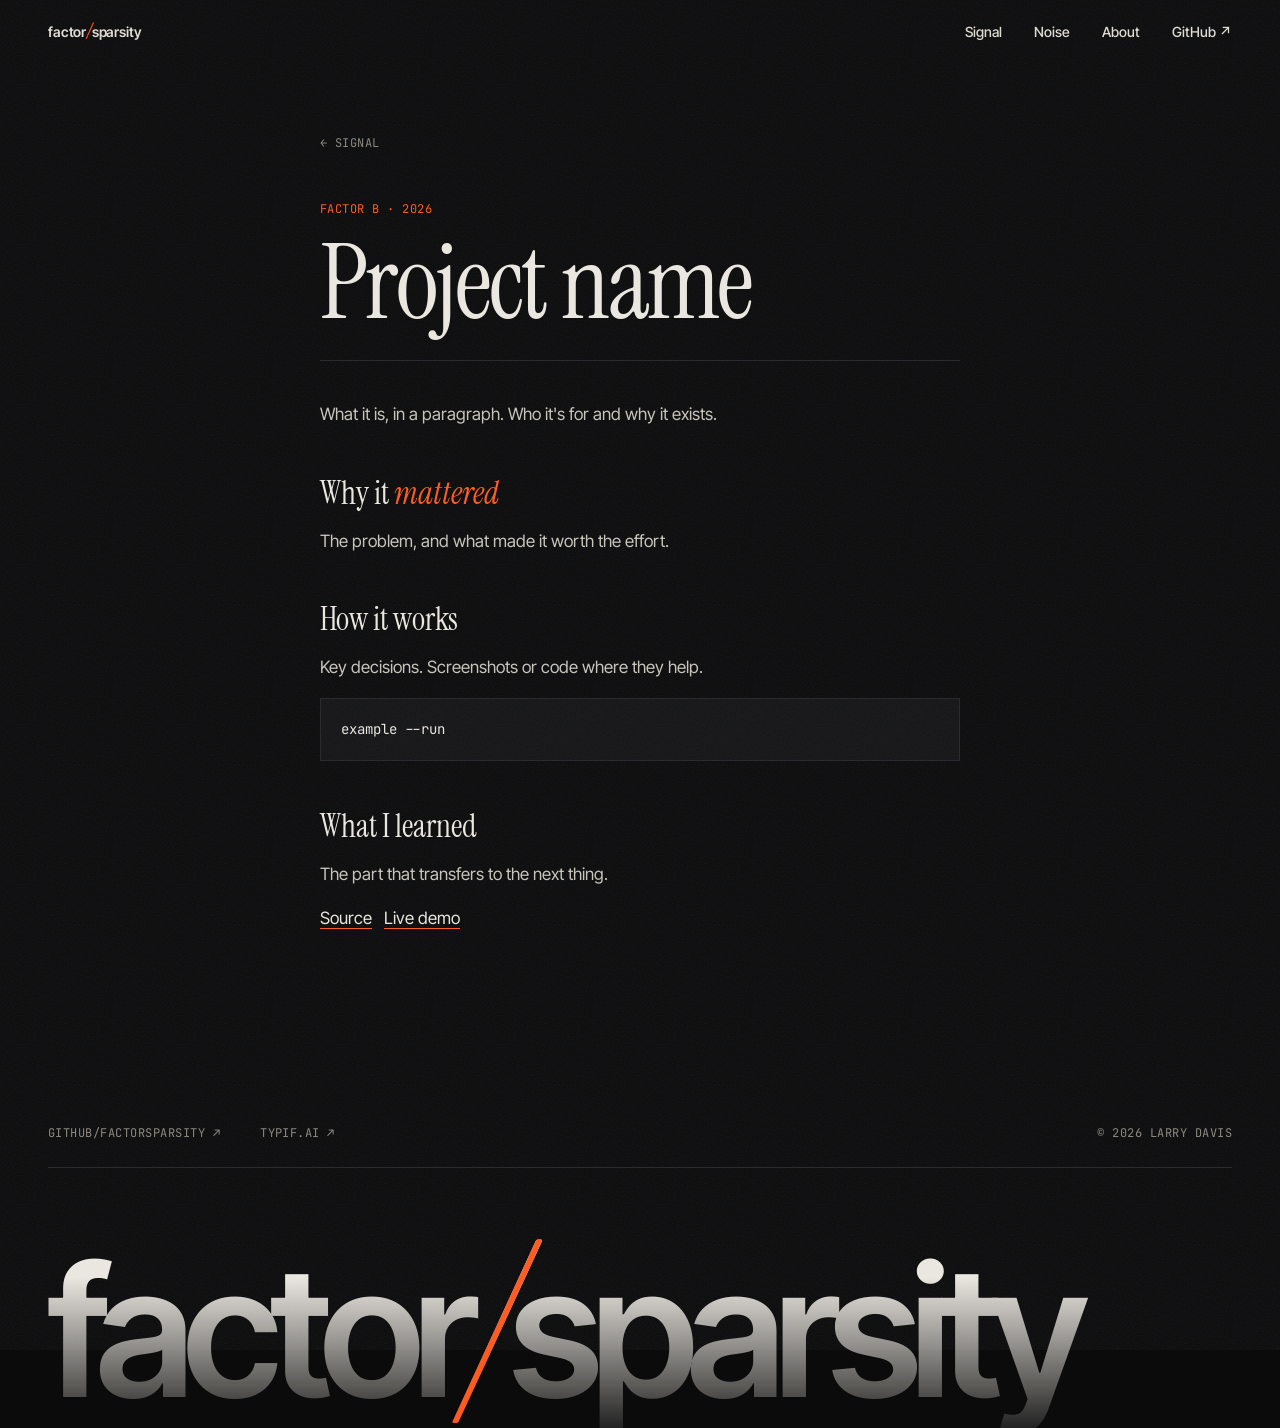
<file: projects/example.html>
<!doctype html>
<html lang="en">
<head>
  <meta charset="utf-8">
  <meta name="viewport" content="width=device-width, initial-scale=1">
  <title>Project name · Factor Sparsity</title>
  <meta name="description" content="One-line summary of the project.">
  <meta name="color-scheme" content="dark">
  <link rel="icon" href="../assets/favicon.svg" type="image/svg+xml">
  <link rel="preconnect" href="https://fonts.googleapis.com">
  <link rel="preconnect" href="https://fonts.gstatic.com" crossorigin>
  <link href="https://fonts.googleapis.com/css2?family=Instrument+Serif:ital@0;1&family=Inter+Tight:wght@400;500;600&family=JetBrains+Mono:wght@400;500&display=swap" rel="stylesheet">
  <link rel="stylesheet" href="../assets/style.css">
</head>
<body>
  <div class="grain" aria-hidden="true"></div>

  <header class="nav">
    <a class="wordmark" href="../">factor<i>/</i>sparsity</a>
    <nav>
      <a href="../#signal">Signal</a>
      <a href="../#noise">Noise</a>
      <a href="../#about">About</a>
      <a href="https://github.com/factorsparsity">GitHub&nbsp;↗</a>
    </nav>
  </header>

  <main>
    <article class="project">
      <a class="back mono" href="../#signal">&larr; signal</a>
      <header>
        <span class="mono">Factor B · 2026</span>
        <h1>Project name</h1>
      </header>

      <p>What it is, in a paragraph. Who it's for and why it exists.</p>

      <h2>Why it <em>mattered</em></h2>
      <p>The problem, and what made it worth the effort.</p>

      <h2>How it works</h2>
      <p>Key decisions. Screenshots or code where they help.</p>
      <pre><code>example --run</code></pre>

      <h2>What I learned</h2>
      <p>The part that transfers to the next thing.</p>

      <p class="links"><a href="#">Source</a> &nbsp; <a href="#">Live demo</a></p>
    </article>
  </main>

  <footer class="foot">
    <div class="foot-links mono">
      <a href="https://github.com/factorsparsity">github/factorsparsity ↗</a>
      <a href="https://typif.ai">typif.ai ↗</a>
      <span>&copy; 2026 Larry Davis</span>
    </div>
    <p class="foot-mark" aria-hidden="true">factor<i>/</i>sparsity</p>
  </footer>
</body>
</html>
</file>
<file: assets/style.css>
:root {
  --bg: #0b0b0c;
  --bg-2: #141416;
  --ink: #ece9e2;
  --muted: #8a877f;
  --rule: #26262a;
  --accent: #ff5a1f;
  --display: "Instrument Serif", "Times New Roman", serif;
  --sans: "Inter Tight", system-ui, sans-serif;
  --mono: "JetBrains Mono", ui-monospace, Menlo, monospace;
  --gutter: clamp(1rem, 4vw, 3rem);
  --ease: cubic-bezier(0.2, 0.7, 0.1, 1);
  color-scheme: dark;
}

*, *::before, *::after { box-sizing: border-box; }

html { -webkit-text-size-adjust: 100%; scroll-behavior: smooth; }

body {
  margin: 0;
  background: var(--bg);
  color: var(--ink);
  font: 400 1.0625rem/1.55 var(--sans);
  -webkit-font-smoothing: antialiased;
  overflow-x: hidden;
}

::selection { background: var(--accent); color: var(--bg); }

a { color: inherit; text-decoration: none; }

em { font-family: var(--display); font-style: italic; font-weight: 400; color: var(--accent); }

.mono { font-family: var(--mono); font-size: 0.75rem; letter-spacing: 0.04em; text-transform: uppercase; }

/* film grain over everything */
.grain {
  position: fixed;
  inset: -50%;
  z-index: 100;
  pointer-events: none;
  opacity: 0.07;
  background-image: url("data:image/svg+xml,%3Csvg xmlns='http://www.w3.org/2000/svg' width='160' height='160'%3E%3Cfilter id='n'%3E%3CfeTurbulence type='fractalNoise' baseFrequency='0.9' numOctaves='2' stitchTiles='stitch'/%3E%3C/filter%3E%3Crect width='100%25' height='100%25' filter='url(%23n)'/%3E%3C/svg%3E");
  animation: grain 0.8s steps(4) infinite;
}
@keyframes grain {
  25% { transform: translate(-3%, 2%); }
  50% { transform: translate(2%, -3%); }
  75% { transform: translate(-1%, -2%); }
}

/* nav */

.nav {
  position: fixed;
  inset: 0 0 auto;
  z-index: 50;
  display: flex;
  justify-content: space-between;
  align-items: center;
  padding: 1.25rem var(--gutter);
  mix-blend-mode: difference;
  font: 500 0.875rem var(--sans);
}
.nav nav { display: flex; gap: clamp(0.9rem, 2.5vw, 2rem); }
.nav nav a { position: relative; }
.nav nav a::after {
  content: "";
  position: absolute;
  left: 0; right: 0; bottom: -3px;
  height: 1px;
  background: currentColor;
  transform: scaleX(0);
  transform-origin: right;
  transition: transform 0.35s var(--ease);
}
.nav nav a:hover::after { transform: scaleX(1); transform-origin: left; }

.wordmark { font-weight: 600; letter-spacing: -0.01em; }
.wordmark i { font-family: var(--display); font-size: 1.2em; color: var(--accent); padding: 0 0.05em; }

/* hero */

.hero { height: 240vh; position: relative; --p: 0; }
.stage { position: sticky; top: 0; height: 100vh; height: 100svh; overflow: hidden; }
#field { position: absolute; inset: 0; width: 100%; height: 100%; display: block; }
/* scrim so the headline reads over the field; fades out as the field sparsifies */
.stage::after {
  content: "";
  position: absolute;
  inset: 0;
  pointer-events: none;
  background: linear-gradient(to top, var(--bg) 0%, rgba(11, 11, 12, 0.8) 35%, transparent 70%);
  opacity: calc(1 - var(--p) * 2);
}
.hero-copy, .hero-after, .readout, .cue { z-index: 1; }

.hero-copy {
  position: absolute;
  left: var(--gutter);
  right: var(--gutter);
  bottom: clamp(5rem, 14vh, 9rem);
  pointer-events: none;
  opacity: calc(1 - var(--p) * 2.2);
  transform: translateY(calc(var(--p) * -14vh));
}
.kicker { margin: 0 0 1.5rem; color: var(--muted); }
h1 {
  margin: 0;
  font: 400 clamp(3.2rem, 10.5vw, 10.5rem)/0.88 var(--display);
  letter-spacing: -0.025em;
}
h1 span { display: block; }
h1 span:nth-child(2) { padding-left: 0.6em; }

.hero-after {
  position: absolute;
  inset: auto 0 18vh;
  margin: 0;
  text-align: center;
  font-size: clamp(2rem, 5vw, 4rem);
  opacity: clamp(0, calc((var(--p) - 0.65) * 4), 1);
  pointer-events: none;
}

.readout {
  position: absolute;
  top: 5rem;
  right: var(--gutter);
  margin: 0;
  display: grid;
  gap: 0.35rem;
  color: var(--muted);
  font-size: 0.6875rem;
  text-align: right;
  padding: 0.75rem 0.9rem;
  background: rgba(11, 11, 12, 0.85);
  border: 1px solid var(--rule);
}
.readout div { display: flex; justify-content: flex-end; gap: 0.75rem; }
.readout dd { margin: 0; min-width: 4.5rem; color: var(--ink); font-variant-numeric: tabular-nums; }

.cue {
  position: absolute;
  bottom: 1.5rem;
  left: var(--gutter);
  margin: 0;
  color: var(--muted);
  opacity: calc(1 - var(--p) * 5);
  display: flex;
  align-items: center;
  gap: 0.75rem;
}
.cue::before {
  content: "";
  width: 2.5rem;
  height: 1px;
  background: var(--muted);
  transform-origin: left;
  animation: cue 2s var(--ease) infinite;
}
@keyframes cue { 0% { transform: scaleX(0); } 60%, 100% { transform: scaleX(1); opacity: 0; } }

/* sections */

.block { padding: clamp(5rem, 14vw, 10rem) var(--gutter) 0; position: relative; z-index: 1; background: var(--bg); }

.block-head {
  display: grid;
  grid-template-columns: 1fr 2fr 1.2fr;
  gap: 2rem;
  align-items: end;
  padding-bottom: 2rem;
  border-bottom: 1px solid var(--rule);
}
.block-head > .mono { color: var(--accent); align-self: start; padding-top: 0.6rem; }
.block-head h2 { margin: 0; font: 400 clamp(2.75rem, 7vw, 6.5rem)/0.92 var(--display); letter-spacing: -0.02em; }
.block-head p { margin: 0; color: var(--muted); max-width: 22rem; }

/* signal: featured work */

.works { list-style: none; margin: 0; padding: 0; }
.work > a, .work > div {
  position: relative;
  display: grid;
  grid-template-columns: 1fr 2fr 1.2fr;
  grid-template-areas: "idx title meta" "idx desc meta";
  column-gap: 2rem;
  row-gap: 0.75rem;
  padding: clamp(2rem, 5vw, 3.5rem) 0;
  border-bottom: 1px solid var(--rule);
  overflow: hidden;
  isolation: isolate;
}
.work .idx { grid-area: idx; color: var(--muted); padding-top: 1rem; }
.work .title {
  grid-area: title;
  font: 400 clamp(3rem, 9vw, 8rem)/0.9 var(--display);
  letter-spacing: -0.02em;
  transition: transform 0.6s var(--ease), letter-spacing 0.6s var(--ease);
}
.work .desc { grid-area: desc; color: var(--muted); max-width: 34rem; }
.work .meta { grid-area: meta; color: var(--muted); align-self: end; line-height: 1.8; text-transform: none; }

/* hover: accent wipes in from the left */
.work > a::before {
  content: "";
  position: absolute;
  inset: 0;
  z-index: -1;
  background: var(--accent);
  transform: scaleY(0);
  transform-origin: bottom;
  transition: transform 0.55s var(--ease);
}
.work > a:hover::before { transform: scaleY(1); }
.work > a:hover { color: var(--bg); }
.work > a:hover .idx, .work > a:hover .desc, .work > a:hover .meta { color: var(--bg); }
.work > a:hover .title { transform: translateX(1.5rem); }

.go {
  position: absolute;
  right: 0;
  top: clamp(2rem, 5vw, 3.5rem);
  font: 500 0.75rem var(--mono);
  letter-spacing: 0.1em;
  opacity: 0;
  transform: translateY(-0.5rem);
  transition: opacity 0.3s, transform 0.4s var(--ease);
}
.work > a:hover .go { opacity: 1; transform: none; }

/* 240-MP gets a CRT treatment on hover */
.crt > a::before {
  background:
    repeating-linear-gradient(0deg, rgba(0, 0, 0, 0.28) 0 1px, transparent 1px 3px),
    radial-gradient(120% 140% at 50% 50%, #1d2b52 0%, #0a0f24 70%, #000 100%);
  transform: scaleY(0.004);
  transform-origin: center;
  transition: transform 0.45s cubic-bezier(0.7, 0, 0.2, 1);
}
.crt > a:hover::before { transform: scaleY(1); }
.crt > a:hover, .crt > a:hover .idx, .crt > a:hover .desc, .crt > a:hover .meta { color: #cfe0ff; }
.crt > a:hover .title {
  color: #fff;
  text-shadow: 2px 0 rgba(255, 40, 80, 0.75), -2px 0 rgba(40, 220, 255, 0.75), 0 0 24px rgba(160, 200, 255, 0.5);
  animation: flicker 2.4s steps(1) infinite;
}
.crt > a:hover .go { color: #fff; }
.crt .go b { font-weight: 500; }
.crt > a:hover .go b { animation: blink 1s steps(1) infinite; }
@keyframes flicker { 0%, 92%, 100% { opacity: 1; } 93% { opacity: 0.7; } 95% { opacity: 1; } 96% { opacity: 0.85; } }
@keyframes blink { 50% { opacity: 0; } }

/* 240-MP contributions, styled like a channel list */
.channels { display: grid; gap: 0.4rem; margin-top: 1.25rem; text-transform: none; font-size: 0.8125rem; }
.channels > span { display: flex; gap: 1rem; align-items: baseline; }
.channels b { font-weight: 500; color: var(--accent); min-width: 3.5rem; }
.channels i { font-style: normal; color: var(--muted); border: 1px solid var(--rule); padding: 0 0.4rem; margin-left: 0.25rem; }
.crt > a:hover .channels b { color: #7fffd4; text-shadow: 0 0 8px rgba(127, 255, 212, 0.6); }
.crt > a:hover .channels i { color: #cfe0ff; border-color: rgba(207, 224, 255, 0.4); }

.pending .title { color: transparent; -webkit-text-stroke: 1px var(--muted); }

/* noise: small things */

.noise {
  list-style: none;
  margin: 0;
  padding: 0;
  display: grid;
  grid-template-columns: repeat(auto-fill, minmax(16rem, 1fr));
  border-left: 1px solid var(--rule);
}
.noise li { border-right: 1px solid var(--rule); border-bottom: 1px solid var(--rule); }
.noise li > a, .noise li.empty {
  display: flex;
  flex-direction: column;
  gap: 0.6rem;
  height: 100%;
  min-height: 13rem;
  padding: 1.5rem;
  transition: background 0.3s;
}
.noise .mono { color: var(--muted); }
.noise strong { font: 400 1.9rem/1.05 var(--display); }
.noise span:last-child:not(.mono) { color: var(--muted); font-size: 0.9375rem; margin-top: auto; }
.noise li > a:hover { background: var(--bg-2); }
.noise li > a:hover strong { color: var(--accent); }
.noise li.empty strong { color: var(--muted); }
.noise li.empty {
  background: repeating-linear-gradient(-45deg, transparent 0 10px, rgba(255, 255, 255, 0.02) 10px 11px);
}

/* about */

.about .block-head { border-bottom: 0; padding-bottom: 0; }
.about-grid { display: grid; grid-template-columns: 1fr 2fr 1.2fr; gap: 2rem; }
.statement {
  grid-column: 2;
  margin: 0;
  font: 400 clamp(2rem, 4.4vw, 3.75rem)/1.08 var(--display);
  letter-spacing: -0.01em;
}
.notes { grid-column: 3; color: var(--muted); font-size: 0.9375rem; }
.notes p { margin: 0 0 1.25rem; }
.notes .mono { color: var(--accent); margin-right: 0.35rem; }
.notes a { color: var(--ink); text-decoration: underline; text-decoration-color: var(--rule); text-underline-offset: 0.2em; }
.notes a:hover { text-decoration-color: var(--accent); }

/* footer */

.foot { padding: clamp(6rem, 14vw, 11rem) var(--gutter) 0; overflow: hidden; }
.foot-links {
  display: flex;
  flex-wrap: wrap;
  gap: 1rem 2.5rem;
  padding-bottom: 1.5rem;
  border-bottom: 1px solid var(--rule);
  color: var(--muted);
}
.foot-links a:hover { color: var(--accent); }
.foot-links span { margin-left: auto; }
.foot-mark {
  margin: 0;
  font: 600 14.2vw/0.8 var(--sans);
  letter-spacing: -0.06em;
  white-space: nowrap;
  transform: translateY(12%);
  background: linear-gradient(180deg, var(--ink) 0%, var(--ink) 30%, transparent 95%);
  -webkit-background-clip: text;
  background-clip: text;
  color: transparent;
}
.foot-mark i { font: italic 400 1.1em var(--display); -webkit-text-fill-color: var(--accent); }

/* reveal on scroll */

.js .reveal { opacity: 0; transform: translateY(2rem); transition: opacity 0.9s var(--ease), transform 0.9s var(--ease); }
.js .reveal.in { opacity: 1; transform: none; }

/* project pages */

.project { max-width: 46rem; margin: 0 auto; padding: 8rem var(--gutter) 0; }
.project .back { color: var(--muted); }
.project .back:hover { color: var(--accent); }
.project header { padding: 2.5rem 0 2rem; border-bottom: 1px solid var(--rule); margin-bottom: 2.5rem; }
.project header .mono { color: var(--accent); }
.project h1 { font-size: clamp(3rem, 9vw, 6.5rem); margin-top: 1rem; }
.project h2 { font: 400 2rem/1.1 var(--display); margin: 3rem 0 0.75rem; }
.project p { color: #c9c6be; }
.project img { max-width: 100%; height: auto; }
.project pre, .project code { font-family: var(--mono); font-size: 0.875rem; }
.project pre { overflow-x: auto; padding: 1.25rem; background: var(--bg-2); border: 1px solid var(--rule); }
.project .links a { color: var(--ink); border-bottom: 1px solid var(--accent); }

@media (max-width: 820px) {
  .nav nav a:nth-child(-n+3) { display: none; }
  .readout { top: 4.25rem; }
  .block-head, .about-grid { grid-template-columns: 1fr; gap: 1rem; }
  .block-head > .mono { padding-top: 0; }
  .work > a, .work > div {
    grid-template-columns: 1fr;
    grid-template-areas: "idx" "title" "desc" "meta";
  }
  .work .idx { padding-top: 0; }
  .statement, .notes { grid-column: 1; }
  .notes { margin-top: 1.5rem; }
  .foot-links span { margin-left: 0; }
}

@media (prefers-reduced-motion: reduce) {
  html { scroll-behavior: auto; }
  .grain, .cue::before { animation: none; }
  .js .reveal { opacity: 1; transform: none; transition: none; }
  .crt > a:hover .title, .crt > a:hover .go b { animation: none; }
}
</file>
